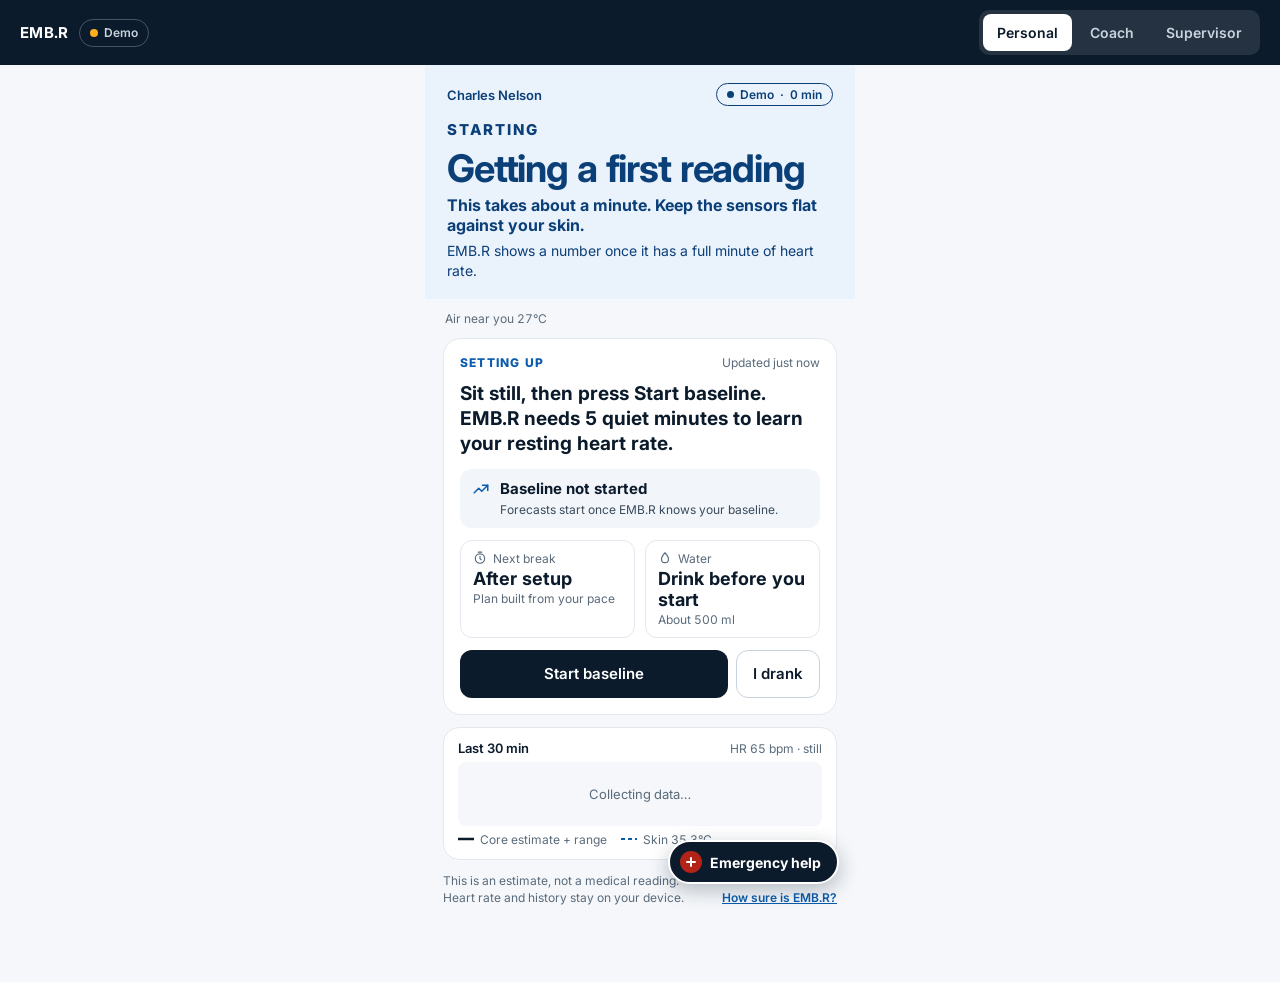
<file: webapp/index.html>
<!doctype html>
<html lang="en">
<head>
  <meta charset="utf-8">
  <meta name="viewport" content="width=device-width, initial-scale=1">
  <title>EMB.R</title>
  <link rel="preconnect" href="https://fonts.googleapis.com">
  <link rel="preconnect" href="https://fonts.gstatic.com" crossorigin>
  <link href="https://fonts.googleapis.com/css2?family=Inter:wght@400;500;600;700;800&display=swap" rel="stylesheet">
  <link rel="stylesheet" href="src/styles/main.css">
</head>
<body>

  <header class="topbar">
    <div class="topbar__inner">
      <div class="topbar__left">
        <div class="brand">EMB.R</div>
        <div class="conn">
          <button type="button" id="conn-chip" class="conn__chip" aria-haspopup="true" aria-expanded="false" aria-controls="conn-menu">
            <span id="conn-dot" class="connection-dot"></span><span id="conn-label">Not connected</span>
          </button>
          <div id="conn-menu" class="conn__menu" hidden>
            <p id="conn-desc" class="conn__desc"></p>
            <button type="button" id="conn-ble"  class="btn btn--primary btn-sm">Connect EMB.R</button>
            <button type="button" id="conn-off"  class="btn btn--secondary btn-sm">Disconnect</button>
            <button type="button" id="conn-usb"  class="btn btn--secondary btn-sm">USB cable (bench)</button>
            <button type="button" id="conn-demo" class="btn btn--secondary btn-sm">Show demo</button>
            <button type="button" id="conn-replay" class="btn btn--secondary btn-sm">Replay sample</button>
          </div>
        </div>
      </div>
      <nav class="tabs" aria-label="Views">
        <a href="?view=personal" data-view-link="personal">Personal</a>
        <a href="?view=coach" data-view-link="coach">Coach</a>
        <a href="?view=supervisor" data-view-link="supervisor">Supervisor</a>
      </nav>
    </div>
  </header>

  <!-- view container — views are mounted here by JS -->
  <div id="view-container"></div>

<script type="module">
  import { mount as mountPersonal }   from './src/views/PersonalView.js';
  import { mount as mountCoach }      from './src/views/CoachView.js';
  import { mount as mountSupervisor } from './src/views/SupervisorView.js';
  import { subscribe }                from './src/lib/datastore.js';
  import {
    startDemo, startReplay, connectBluetooth, connectUsb, disconnect, bleAvailable, serialAvailable,
  } from './src/lib/device.js';
  import { startWeatherWithGeolocation }    from './src/lib/weather.js';
  import { toast }                          from './src/lib/toast.js';
  import { mountHelpChat }                  from './src/views/HelpChat.js';

  // ── view router ─────────────────────────────────────────────────────
  const VIEWS = {
    personal:   mountPersonal,
    coach:      mountCoach,
    supervisor: mountSupervisor,
  };

  let _unmountFn = null;
  const container = document.getElementById('view-container');

  function switchView(name) {
    document.querySelectorAll('[data-view-link]').forEach(a => {
      if (a.dataset.viewLink === name) {
        a.setAttribute('aria-current', 'page');
      } else {
        a.removeAttribute('aria-current');
      }
    });
    if (_unmountFn) { _unmountFn(); _unmountFn = null; }
    document.body.dataset.view = name;   // lets CSS place the help button per view
    const mountFn = VIEWS[name];
    if (mountFn) _unmountFn = mountFn(container);
  }

  // The view lives in the URL (?view=coach), so a reload keeps it and the
  // projector and the phone can open different views.
  document.querySelectorAll('[data-view-link]').forEach(a => {
    a.addEventListener('click', e => {
      e.preventDefault();
      const name = a.dataset.viewLink;
      const url = new URL(location.href);
      url.searchParams.set('view', name);
      history.replaceState(null, '', url);
      switchView(name);
    });
  });

  function viewFromUrl() {
    const v = new URLSearchParams(location.search).get('view');
    return v in VIEWS ? v : 'personal';
  }

  // ── connection chip ──────────────────────────────────────────────
  const connDot   = document.getElementById('conn-dot');
  const connLabel = document.getElementById('conn-label');
  const connChip  = document.getElementById('conn-chip');
  const connMenu  = document.getElementById('conn-menu');
  const connDesc  = document.getElementById('conn-desc');
  const btnBle    = document.getElementById('conn-ble');
  const btnOff    = document.getElementById('conn-off');
  const btnUsb    = document.getElementById('conn-usb');
  const btnDemo   = document.getElementById('conn-demo');
  const btnReplay = document.getElementById('conn-replay');

  subscribe(({ source, link }) => {
    const device = source === 'ble' || source === 'serial';
    const played = source === 'demo' || source === 'replay';
    const up     = link === 'connected';
    const via    = source === 'ble' ? 'Bluetooth' : 'USB';
    connDot.className = 'connection-dot' + (
      played && up            ? ' simulating' :
      device && up            ? ' connected' :
      device && link !== 'off' ? ' reconnecting' : '');
    connLabel.textContent =
      source === 'demo'   ? (up ? 'Demo' : 'Demo stopped') :
      source === 'replay' ? (up ? 'Replay' : 'Replay stopped') :
      !device           ? 'Not connected' :
      link === 'connected'    ? via :
      link === 'connecting'   ? 'Connecting…' :
      link === 'reconnecting' ? 'Reconnecting…' :
      link === 'stalled'      ? 'No data' : 'Disconnected';
    connDesc.textContent =
      source === 'demo' ? (up ? 'Showing a simulated session. Connect EMB.R to go live.'
                              : 'The demo is stopped. Restart it or connect EMB.R.') :
      source === 'replay' ? (up ? 'Replaying a 1-minute sample session on a loop. Connect EMB.R to go live.'
                                : 'The replay is stopped. Restart it or connect EMB.R.') :
      !device           ? 'No device connected.' :
      link === 'connected'    ? `EMB.R is connected over ${via}.` :
      link === 'connecting'   ? 'Connecting to EMB.R…' :
      link === 'reconnecting' ? 'Lost EMB.R. Reconnecting by itself; history is kept.' :
      link === 'stalled'      ? 'EMB.R is connected but has stopped sending. History is kept.' :
                                'EMB.R is disconnected.';
    // Connect is offered unless Bluetooth is up or already retrying
    btnBle.hidden  = source === 'ble' && link !== 'off';
    btnOff.hidden  = !(device && link !== 'off') && !(played && up);
    btnOff.textContent = source === 'demo' ? 'Stop demo' : source === 'replay' ? 'Stop replay' : 'Disconnect';
    btnUsb.hidden  = device && link !== 'off';
    btnDemo.hidden = source === 'demo' && up;
    btnDemo.textContent = source === 'demo' ? 'Restart demo' : 'Show demo';
    btnReplay.hidden = source === 'replay' && up;
    btnReplay.textContent = source === 'replay' ? 'Restart replay' : 'Replay sample';
  });

  function setMenu(open) {
    connMenu.hidden = !open;
    connChip.setAttribute('aria-expanded', String(open));
  }
  connChip.addEventListener('click', e => { e.stopPropagation(); setMenu(connMenu.hidden); });
  document.addEventListener('click', e => { if (!connMenu.contains(e.target)) setMenu(false); });
  document.addEventListener('keydown', e => { if (e.key === 'Escape') setMenu(false); });

  // Cancelling a chooser is not an error; anything else gets a toast.
  async function tryConnect(fn, unavailable) {
    setMenu(false);
    if (unavailable) { toast(unavailable); return; }
    try { await fn(); }
    catch (err) {
      const msg = err?.message ?? String(err);
      if (err?.name === 'NotFoundError' && /cancel|no port selected/i.test(msg)) return;
      toast(`Couldn't connect: ${msg}`);
    }
  }
  btnBle.addEventListener('click',  () => tryConnect(connectBluetooth, bleAvailable() ? null : 'Bluetooth needs Chrome. Turn Bluetooth on first.'));
  btnUsb.addEventListener('click',  () => tryConnect(connectUsb, serialAvailable() ? null : 'USB needs Chrome on a laptop.'));
  btnOff.addEventListener('click',  () => { setMenu(false); disconnect(); });
  btnDemo.addEventListener('click', () => { setMenu(false); startDemo(); });
  btnReplay.addEventListener('click', async () => {
    setMenu(false);
    try { await startReplay(); }
    catch (err) { toast(`Couldn't start the replay: ${err?.message ?? err}`); }
  });

  // ── boot ─────────────────────────────────────────────────────────────
  startWeatherWithGeolocation();
  startDemo();
  switchView(viewFromUrl());
  mountHelpChat();   // "Emergency help" button on every view
</script>

</body>
</html>
</file>
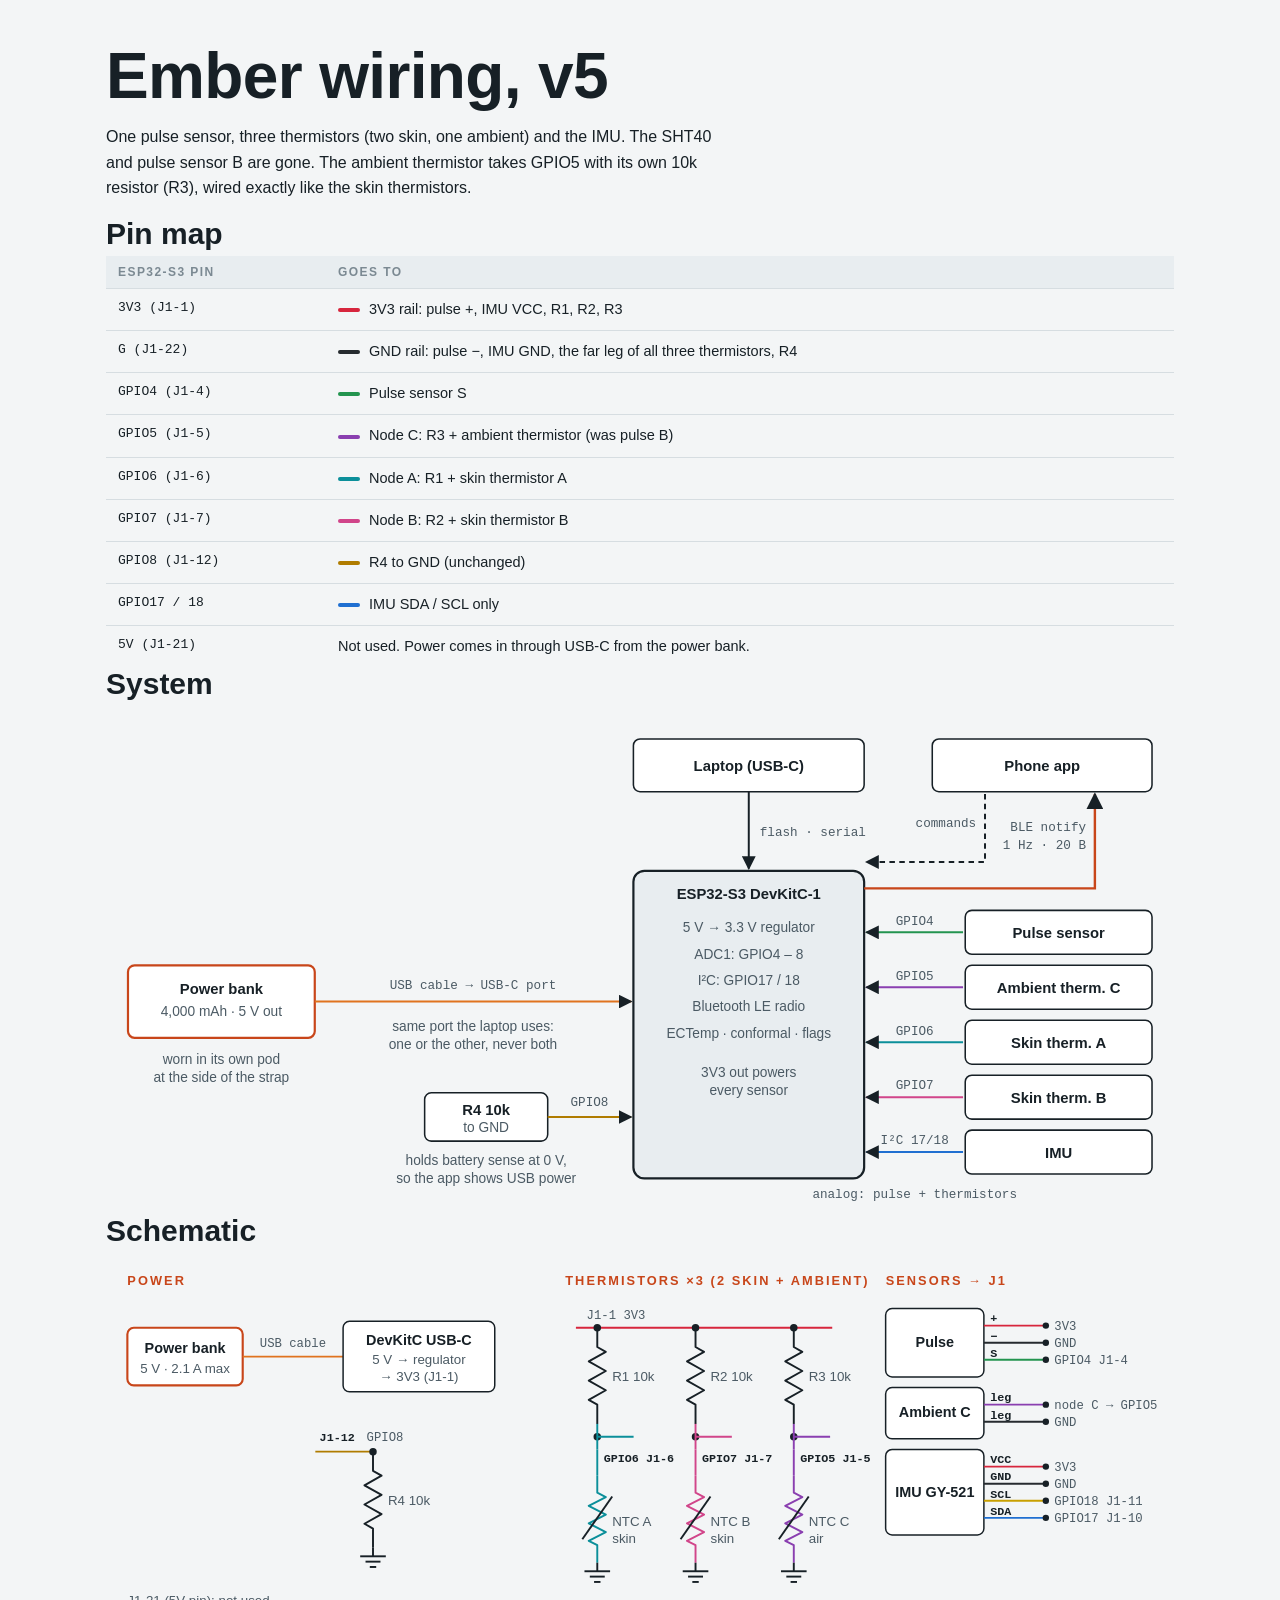
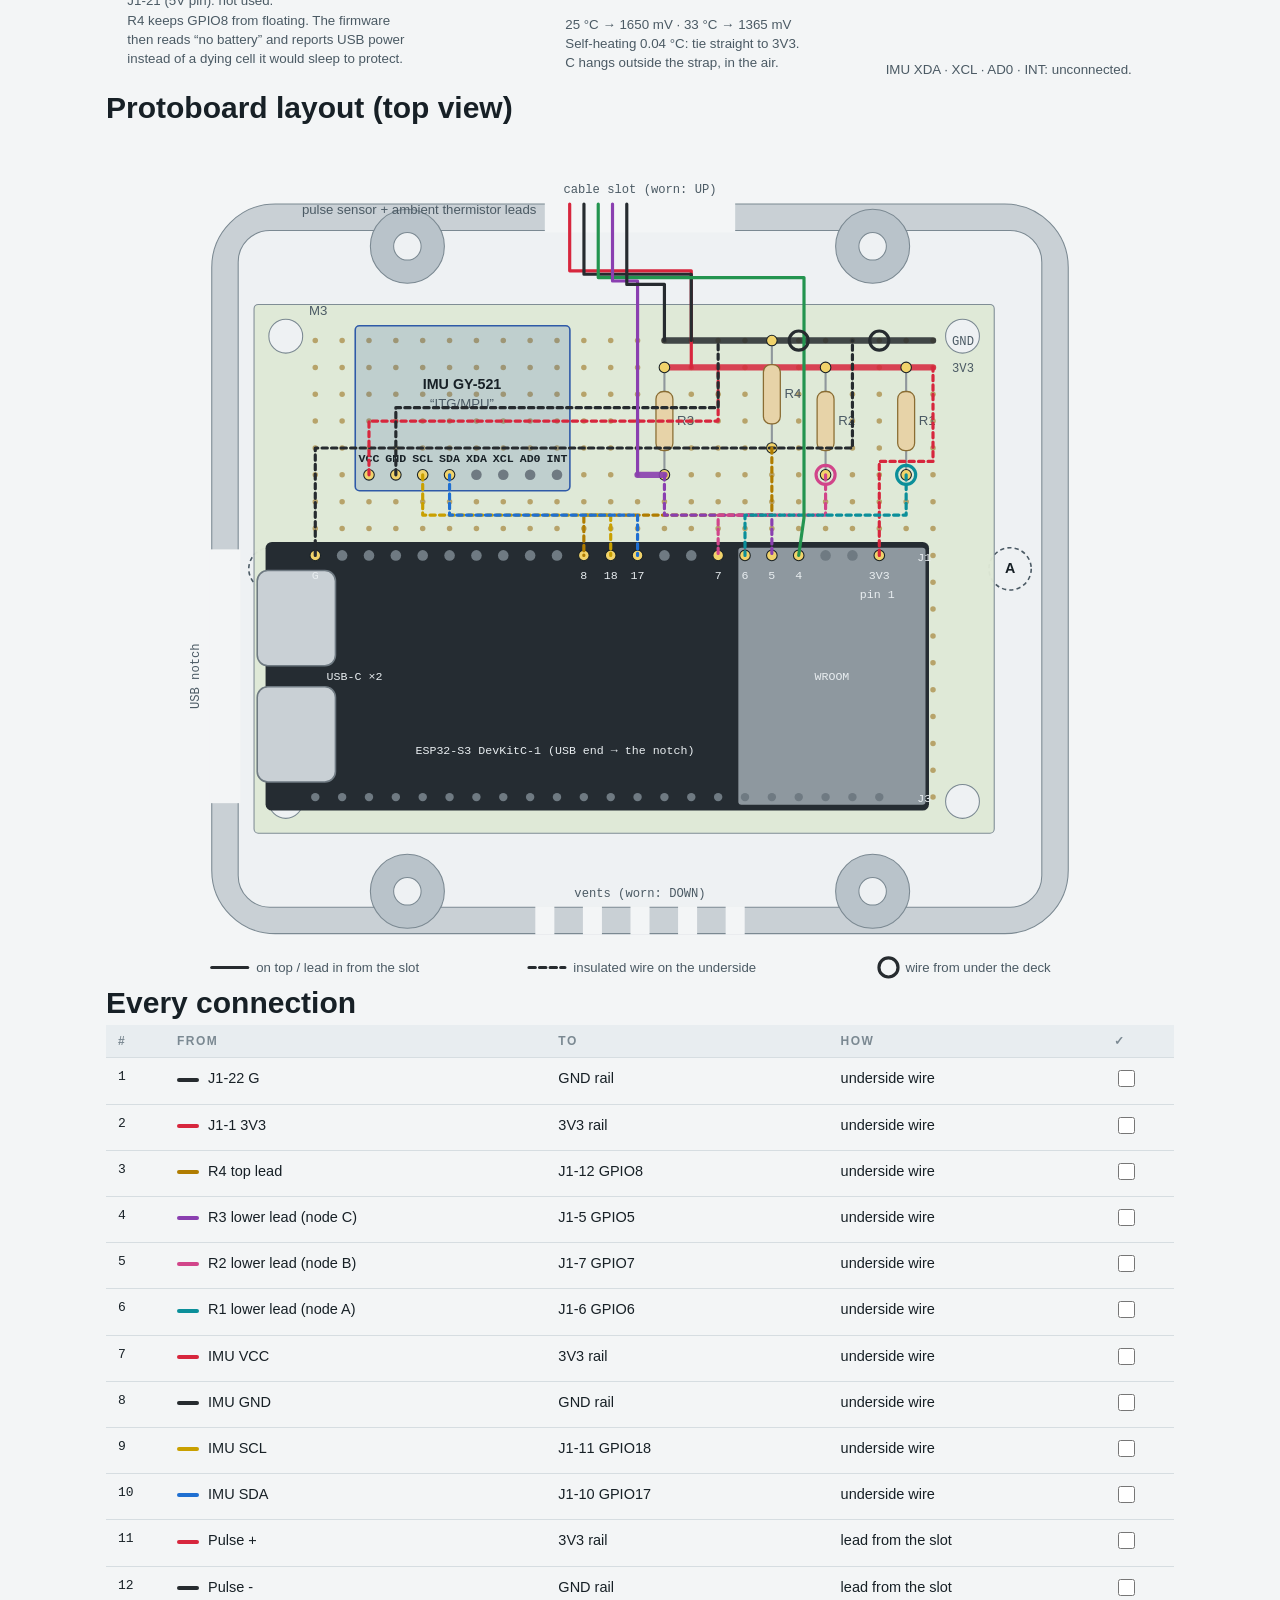
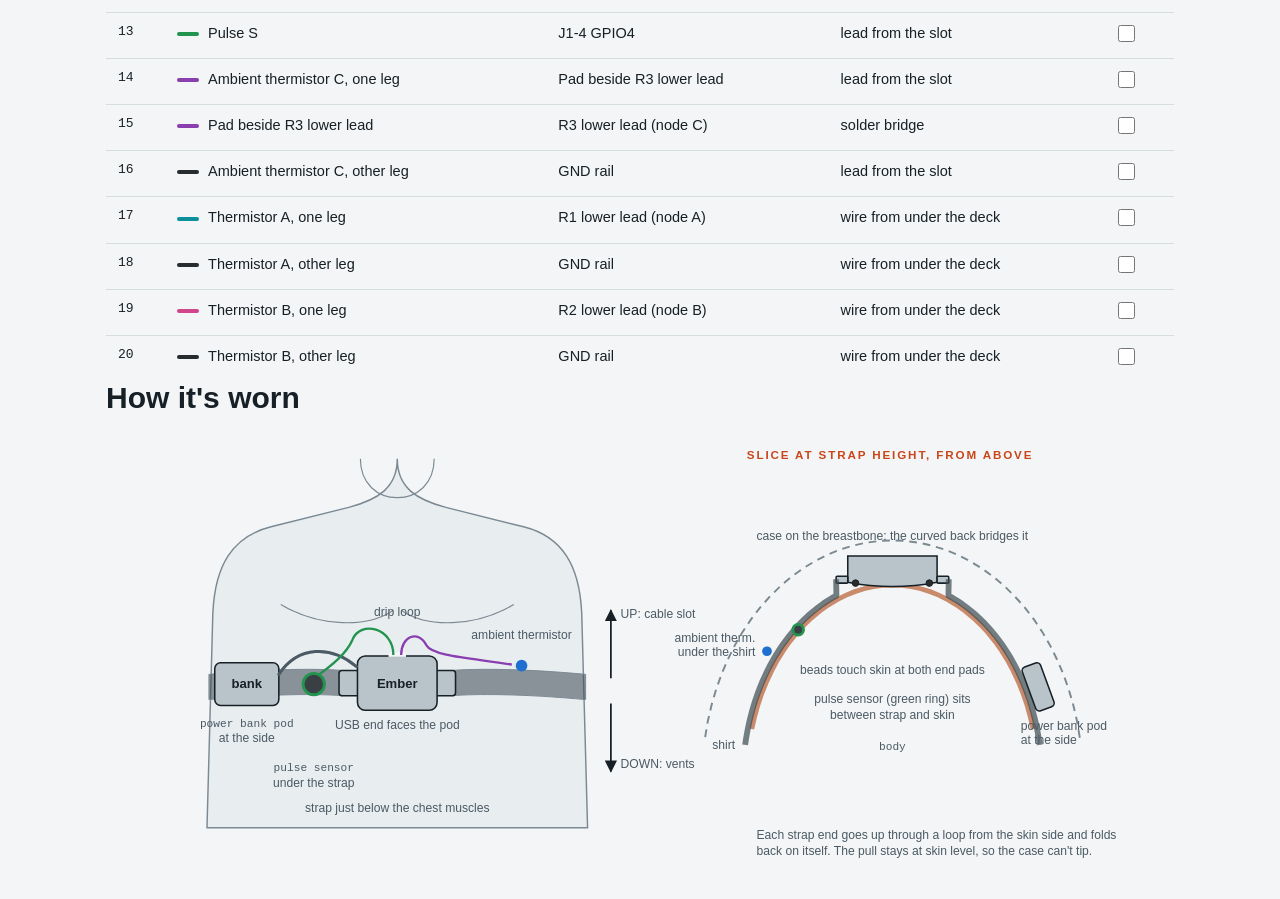
<file: wiring_v5.html>
<!doctype html><html><head><meta charset='utf-8'><meta name='viewport' content='width=device-width,initial-scale=1'><title>Ember Wiring v5</title><style>
/* Layout: a workshop manual. Sticky phase index on the left, one reading
   column on the right; diagrams break out to the full content width. */
:root {
  --paper: #f3f5f6;
  --panel: #ffffff;
  --ink: #172026;
  --ink-2: #4b5a64;
  --ink-3: #7b8992;
  --rule: #d6dde1;
  --tint: #e8edf0;
  --accent: #c8461a;
  --accent-soft: #fbe9e1;
  --ok: #2c7a4b;
  --ok-soft: #e3f2e8;
  --warn: #9a6a12;
  --warn-soft: #fbf1db;
  --pcb: #dfe9d6;
  --pcb-pad: #b7a36a;
  --devkit: #252c32;
  --devkit-2: #3a434a;
  --module: #8e989f;
  --case: #c9d0d5;
  --cavity: #eef1f3;
  --print: #b9c3ca;
  --lipo: #c3cdd4;
  --w-3v3: #d7263d;
  --w-gnd: #262b2f;
  --w-5v: #e0731f;
  --w-vbat: #a0522d;
  --w-vsense: #b07c00;
  --w-sda: #1f6fd1;
  --w-scl: #c9a000;
  --w-ppga: #23944f;
  --w-ppgb: #8a3fb0;
  --w-ntca: #0b8f9a;
  --w-ntcb: #d1458a;
  --w-ntcc: #8a3fb0;
  --display: "Saira Semi Condensed", "Arial Narrow", "Roboto Condensed", sans-serif;
  --body: "IBM Plex Sans", "Segoe UI", Roboto, Helvetica, Arial, sans-serif;
  --mono: "JetBrains Mono", ui-monospace, "SF Mono", Menlo, Consolas, monospace;
}
@media (prefers-color-scheme: dark) {
  :root:not([data-theme="light"]) {
    --paper: #12171a; --panel: #1a2125; --ink: #e5ebee; --ink-2: #a3b1ba; --ink-3: #7a8a94;
    --rule: #2d373d; --tint: #212a2f; --accent: #ff7a45; --accent-soft: #3a2219;
    --ok: #5fc58a; --ok-soft: #17301f; --warn: #e5b452; --warn-soft: #33290f;
    --pcb: #22382a; --pcb-pad: #8c7c4c; --devkit: #0b0e10; --devkit-2: #2a3238; --module: #5d6870;
    --case: #3a454c; --cavity: #1c2428; --print: #4a565e; --lipo: #3e4b54;
    --w-3v3: #ff5a6c; --w-gnd: #c3ccd2; --w-5v: #ff9a4a; --w-vbat: #d58a5e; --w-vsense: #e6b53a;
    --w-sda: #5aa2ff; --w-scl: #f2cf3c; --w-ppga: #4fcf83; --w-ppgb: #c27ae8; --w-ntca: #3fd0db; --w-ntcb: #ff7ab8; --w-ntcc: #c27ae8;
    color-scheme: dark;
  }
}
:root[data-theme="dark"] {
  --paper: #12171a; --panel: #1a2125; --ink: #e5ebee; --ink-2: #a3b1ba; --ink-3: #7a8a94;
  --rule: #2d373d; --tint: #212a2f; --accent: #ff7a45; --accent-soft: #3a2219;
  --ok: #5fc58a; --ok-soft: #17301f; --warn: #e5b452; --warn-soft: #33290f;
  --pcb: #22382a; --pcb-pad: #8c7c4c; --devkit: #0b0e10; --devkit-2: #2a3238; --module: #5d6870;
  --case: #3a454c; --cavity: #1c2428; --print: #4a565e; --lipo: #3e4b54;
  --w-3v3: #ff5a6c; --w-gnd: #c3ccd2; --w-5v: #ff9a4a; --w-vbat: #d58a5e; --w-vsense: #e6b53a;
  --w-sda: #5aa2ff; --w-scl: #f2cf3c; --w-ppga: #4fcf83; --w-ppgb: #c27ae8; --w-ntca: #3fd0db; --w-ntcb: #ff7ab8; --w-ntcc: #c27ae8;
  color-scheme: dark;
}

* { box-sizing: border-box; }
body {
  background: var(--paper); color: var(--ink);
  font: 16px/1.6 var(--body);
  padding-left: max(16px, env(safe-area-inset-left, 0px));
  padding-right: max(16px, env(safe-area-inset-right, 0px));
}
.shell { max-width: 1240px; margin: 0 auto; display: grid; grid-template-columns: 228px minmax(0, 1fr); gap: 48px; padding-block: 40px 96px; }
nav.index { position: sticky; top: calc(env(safe-area-inset-top, 0px) + 24px); align-self: start; max-height: calc(100vh - 48px); overflow: auto; font-size: 14px; }
nav.index .brand { font: 700 15px/1 var(--display); letter-spacing: .14em; text-transform: uppercase; color: var(--accent); margin-bottom: 18px; }
nav.index ol { list-style: none; margin: 0 0 20px; padding: 0; display: grid; gap: 2px; }
nav.index a { display: flex; justify-content: space-between; gap: 8px; color: var(--ink-2); text-decoration: none; padding: 4px 8px; border-radius: 4px; }
nav.index a:hover, nav.index a:focus-visible { background: var(--tint); color: var(--ink); outline: none; }
nav.index .grp { font: 600 11px/1 var(--display); letter-spacing: .16em; text-transform: uppercase; color: var(--ink-3); margin: 14px 8px 6px; }
nav.index .prog { font: 12px var(--mono); color: var(--ink-3); }
nav.index .prog.done { color: var(--ok); }
main { min-width: 0; }

header.top { padding-bottom: 28px; border-bottom: 1px solid var(--rule); margin-bottom: 36px; }
.eyebrow-h { font: 600 13px/1 var(--display); letter-spacing: .18em; text-transform: uppercase; color: var(--accent); }
h1 { font: 700 clamp(40px, 6vw, 64px)/1 var(--display); letter-spacing: -.01em; margin: 12px 0 14px; text-wrap: balance; }
.lede { font-size: 19px; color: var(--ink-2); max-width: 62ch; margin: 0; }
.spec { display: flex; flex-wrap: wrap; gap: 8px 22px; margin-top: 22px; font: 13px var(--mono); color: var(--ink-2); }
.spec b { color: var(--ink); font-weight: 600; }

section { margin-bottom: 64px; scroll-margin-top: 24px; }
h2 { font: 700 30px/1.1 var(--display); margin: 0 0 6px; text-wrap: balance; display: flex; align-items: baseline; gap: 14px; }
h2 .ph { font: 600 14px/1 var(--mono); color: var(--accent); border: 1.5px solid var(--accent); border-radius: 4px; padding: 5px 7px; flex: none; }
h3 { font: 600 20px/1.25 var(--display); margin: 32px 0 8px; }
.sub { color: var(--ink-2); margin: 0 0 20px; max-width: 68ch; }
p, li { max-width: 70ch; }
code, .cmd { font-family: var(--mono); font-size: .88em; }
code { background: var(--tint); padding: 1px 5px; border-radius: 3px; }
.cmd { display: inline-block; background: var(--ink); color: var(--paper); padding: 1px 7px; border-radius: 3px; font-weight: 600; letter-spacing: .02em; }
a { color: var(--accent); }

.callout { border: 1px solid var(--rule); border-left: 4px solid var(--warn); background: var(--warn-soft); padding: 16px 20px; border-radius: 4px; margin: 0 0 24px; }
.callout h3 { margin: 0 0 8px; font-size: 18px; }
.callout ul { margin: 0; padding-left: 20px; display: grid; gap: 6px; }
.callout.read { border-left-color: var(--accent); background: var(--accent-soft); }

ol.steps { list-style: none; counter-reset: s; margin: 0; padding: 0; display: grid; gap: 2px; }
ol.steps > li { counter-increment: s; display: grid; grid-template-columns: 28px 40px minmax(0, 1fr); gap: 0 10px; padding: 12px 0; border-top: 1px solid var(--rule); max-width: none; }
ol.steps > li::before { content: counter(s); font: 600 14px/26px var(--mono); color: var(--ink-3); text-align: right; }
ol.steps > li > input { margin: 5px 0 0 10px; width: 18px; height: 18px; accent-color: var(--ok); }
ol.steps > li > div { min-width: 0; }
ol.steps > li > div > p:first-child { margin-top: 0; }
ol.steps > li > div > :last-child { margin-bottom: 0; }
ol.steps > li.done > div { color: var(--ink-3); }
ol.steps strong { color: var(--ink); }
ol.steps > li.done strong { color: var(--ink-3); }

.gate { display: grid; grid-template-columns: auto minmax(0, 1fr); gap: 4px 16px; align-items: start; border: 2px solid var(--accent); border-radius: 6px; padding: 14px 18px; margin: 18px 0 8px; background: var(--panel); }
.gate .tag { font: 700 13px/1 var(--display); letter-spacing: .2em; color: var(--panel); background: var(--accent); padding: 6px 8px; border-radius: 3px; }
.gate p { margin: 0; }
.gate ul { margin: 6px 0 0; padding-left: 18px; }

figure { margin: 24px 0 32px; background: var(--panel); border: 1px solid var(--rule); border-radius: 6px; padding: 18px; }
figure .scroll { overflow-x: auto; }
figcaption { font-size: 14px; color: var(--ink-2); margin-top: 12px; max-width: 80ch; }
svg.dg { display: block; width: 100%; height: auto; min-width: 640px; }
.dg text { fill: var(--ink); font-family: var(--mono); font-size: 12px; }
.dg .t { font-size: 12px; }
.dg .tb { font-family: var(--body); font-weight: 600; font-size: 13.5px; }
.dg .ts { font-family: var(--body); font-size: 12.5px; fill: var(--ink-2); }
.dg .tl { font-size: 11.5px; fill: var(--ink-2); }
.dg .tw { fill: #e8edf0; font-size: 11px; font-family: var(--mono); }
.dg .pin { font-size: 11px; fill: var(--ink); font-weight: 600; }
.dg .eyebrow { font: 600 12px var(--display); letter-spacing: .16em; fill: var(--accent); }
.dg .box { fill: var(--panel); stroke: var(--ink); stroke-width: 1.4; }
.dg .box.main { fill: var(--tint); stroke-width: 2; }
.dg .box.hot { stroke: var(--accent); stroke-width: 2; }
.dg .ln { stroke: var(--ink); stroke-width: 1.8; fill: none; }
.dg .ln.thin { stroke-width: 1; }
.dg .ln.accent { stroke: var(--accent); stroke-width: 2.2; }
.dg .ahead { fill: var(--ink); }
.dg .sym { stroke: var(--ink); stroke-width: 1.8; fill: none; stroke-linejoin: round; }
.dg .sym.thick { stroke-width: 3.4; }
.dg .symfill { fill: var(--ink); }
.dg .jn { fill: var(--ink); }
.dg .w-3v3 { stroke: var(--w-3v3); } .dg .w-gnd { stroke: var(--w-gnd); } .dg .w-5v { stroke: var(--w-5v); }
.dg .w-vbat { stroke: var(--w-vbat); } .dg .w-vsense { stroke: var(--w-vsense); } .dg .w-sda { stroke: var(--w-sda); }
.dg .w-scl { stroke: var(--w-scl); } .dg .w-ppga { stroke: var(--w-ppga); } .dg .w-ppgb { stroke: var(--w-ppgb); }
.dg .w-ntca { stroke: var(--w-ntca); } .dg .w-ntcb { stroke: var(--w-ntcb); } .dg .w-ntcc { stroke: var(--w-ntcc); }
.dg .case { fill: var(--case); stroke: var(--ink-3); stroke-width: 1; }
.dg .cavity { fill: var(--cavity); stroke: var(--ink-3); stroke-width: 1; }
.dg .gap { fill: var(--paper); stroke: none; }
.dg .boss { fill: var(--print); stroke: var(--ink-3); stroke-width: 1; }
.dg .hole { fill: var(--cavity); stroke: var(--ink-3); stroke-width: 1; }
.dg .window { fill: none; stroke: var(--ink-2); stroke-width: 1.5; }
.dg .pcb { fill: var(--pcb); stroke: var(--ink-3); stroke-width: 1; opacity: .96; }
.dg .pad { fill: var(--pcb-pad); }
.dg .mhole { fill: var(--cavity); stroke: var(--ink-3); stroke-width: 1; }
.dg .rail { stroke-width: 6; stroke-linecap: round; opacity: .85; }
.dg .devkit { fill: var(--devkit); }
.dg .module { fill: var(--module); }
.dg .usb { fill: #c9d0d5; stroke: #6f7a82; stroke-width: 1.5; }
.dg .pinu { fill: #f1d36b; stroke: var(--ink); stroke-width: 1; }
.dg .pinx { fill: #6f7a82; }
.dg .imu { fill: #2f5aa8; fill-opacity: .18; stroke: #2f5aa8; stroke-width: 1.5; }
.dg .lead { stroke: #8f979c; stroke-width: 2; }
.dg .res { fill: #e7d3a8; stroke: #8a6d33; stroke-width: 1.2; }
.dg .diode { fill: #2b2b2b; stroke: #000; stroke-width: 1; }
.dg .band { fill: #d9dde0; }
.dg .bridge { stroke-width: 6; stroke-linecap: round; opacity: .9; }
.dg .wire { stroke-width: 3; fill: none; stroke-linejoin: round; stroke-linecap: round; }
.dg .deckring { fill: none; stroke-width: 3; }
.dg .secbody { fill: var(--print); stroke: var(--ink-3); stroke-width: 1; }
.dg .secgap { fill: var(--panel); }
.dg .bead { fill: #2b2b2b; stroke: var(--ink); stroke-width: 1; }
.dg .glue { stroke: var(--ink-3); stroke-width: 1.6; fill: none; }
.dg .gluefill { fill: var(--tint); stroke: var(--ink-3); stroke-width: 1; }
.dg .pod { fill: var(--print); stroke: var(--ink); stroke-width: 1.6; }
.dg .cable { fill: none; stroke: var(--ink-2); stroke-width: 3.2; stroke-linecap: round; }
.dg .lipo { fill: var(--lipo); stroke: var(--ink-3); stroke-width: 1.2; }
.dg .pcbsec { fill: #4f7a45; }
.dg .spacer { fill: #2b2b2b; }
.dg .devsec { fill: var(--devkit); stroke: var(--ink-3); stroke-width: .8; }
.dg .modsec { fill: var(--module); }
.dg .usbsec { fill: #c9d0d5; stroke: #6f7a82; }
.dg .plug { fill: var(--ink-2); }
.dg .tick { stroke: var(--ink-3); stroke-width: 1; }
.dg .torso { fill: var(--tint); stroke: var(--ink-3); stroke-width: 1.5; }
.dg .neck, .dg .hint { fill: none; stroke: var(--ink-3); stroke-width: 1.2; }
.dg .strap { fill: #3d4a52; fill-opacity: .55; stroke: var(--ink-3); stroke-width: 1; }
.dg .casefront { fill: var(--print); stroke: var(--ink); stroke-width: 1.6; }
.dg .lead2 { fill: none; stroke-width: 2.4; }
.dg .ppg { fill: #3a3f44; stroke: #23944f; stroke-width: 3; }
.dg .sht { fill: #1f6fd1; }
.dg .skin { fill: none; stroke: #c98b6b; stroke-width: 6; }
.dg .shirt { stroke: var(--ink-3); stroke-width: 2; stroke-dasharray: 8 6; }
.dg .strapline { fill: none; stroke: #3d4a52; stroke-width: 6; opacity: .7; stroke-linejoin: round; }
.dg .skinline { fill: none; stroke: #c98b6b; stroke-width: 5; }
.dg .shirtline { fill: none; stroke: var(--ink-3); stroke-width: 2; stroke-dasharray: 8 6; }

table { width: 100%; border-collapse: collapse; font-size: 14.5px; }
.tablewrap { overflow-x: auto; border: 1px solid var(--rule); border-radius: 6px; background: var(--panel); margin: 16px 0 24px; }
th, td { text-align: left; padding: 9px 12px; border-bottom: 1px solid var(--rule); vertical-align: top; }
th { font: 600 12px var(--display); letter-spacing: .12em; text-transform: uppercase; color: var(--ink-3); background: var(--tint); white-space: nowrap; }
tr:last-child td { border-bottom: 0; }
td.num, td.mono { font-family: var(--mono); font-size: 13px; font-variant-numeric: tabular-nums; white-space: nowrap; }
td .muted, .muted { color: var(--ink-3); }
.sw { display: inline-block; width: 22px; height: 4px; border-radius: 2px; vertical-align: middle; margin-right: 9px; background: currentColor; }
.sw.w-3v3 { color: var(--w-3v3); } .sw.w-gnd { color: var(--w-gnd); } .sw.w-5v { color: var(--w-5v); }
.sw.w-vbat { color: var(--w-vbat); } .sw.w-vsense { color: var(--w-vsense); } .sw.w-sda { color: var(--w-sda); }
.sw.w-scl { color: var(--w-scl); } .sw.w-ppga { color: var(--w-ppga); } .sw.w-ppgb { color: var(--w-ppgb); }
.sw.w-ntca { color: var(--w-ntca); } .sw.w-ntcb { color: var(--w-ntcb); } .sw.w-ntcc { color: var(--w-ntcc); }
.chk { width: 17px; height: 17px; accent-color: var(--ok); }

.grid2 { display: grid; grid-template-columns: repeat(auto-fit, minmax(280px, 1fr)); gap: 20px; }
.card { background: var(--panel); border: 1px solid var(--rule); border-radius: 6px; padding: 16px 18px; min-width: 0; }
.card h4 { font: 600 16px var(--display); margin: 0 0 8px; letter-spacing: .02em; }
.card ul { margin: 0; padding-left: 18px; display: grid; gap: 4px; font-size: 15px; }
pre { background: var(--ink); color: var(--paper); padding: 14px 16px; border-radius: 6px; overflow-x: auto; font: 13px/1.55 var(--mono); margin: 12px 0 18px; }
pre .c { color: #8fa3ae; }
.expect { font: 13px/1.5 var(--mono); background: var(--ok-soft); border-left: 3px solid var(--ok); padding: 8px 12px; border-radius: 3px; margin: 8px 0; color: var(--ink); white-space: pre-wrap; overflow-x: auto; }
.reset { font: 13px var(--body); color: var(--ink-3); background: none; border: 1px solid var(--rule); border-radius: 4px; padding: 4px 10px; cursor: pointer; }
.reset:hover, .reset:focus-visible { color: var(--ink); border-color: var(--ink-3); outline: none; }

@media (max-width: 900px) {
  .shell { grid-template-columns: minmax(0, 1fr); gap: 0; padding-top: 24px; }
  nav.index { position: static; max-height: none; border-bottom: 1px solid var(--rule); padding-bottom: 16px; margin-bottom: 28px; }
  nav.index ol { grid-template-columns: repeat(auto-fill, minmax(150px, 1fr)); }
  ol.steps > li { grid-template-columns: 22px 34px minmax(0, 1fr); }
}
@media (prefers-reduced-motion: reduce) { * { scroll-behavior: auto !important; } }
</style></head><body><main style="max-width:1100px;margin:0 auto;padding:24px 16px">
<h1>Ember wiring, v5</h1>
<p>One pulse sensor, three thermistors (two skin, one ambient) and the IMU. The SHT40 and pulse sensor B are gone. The ambient thermistor takes GPIO5 with its own 10k resistor (R3), wired exactly like the skin thermistors.</p>
<h2>Pin map</h2><table class="nl"><thead><tr><th>ESP32-S3 pin</th><th>Goes to</th></tr></thead><tbody>
<tr><td class="mono">3V3 (J1-1)</td><td><span class="sw w-3v3"></span>3V3 rail: pulse +, IMU VCC, R1, R2, R3</td></tr>
<tr><td class="mono">G (J1-22)</td><td><span class="sw w-gnd"></span>GND rail: pulse −, IMU GND, the far leg of all three thermistors, R4</td></tr>
<tr><td class="mono">GPIO4 (J1-4)</td><td><span class="sw w-ppga"></span>Pulse sensor S</td></tr>
<tr><td class="mono">GPIO5 (J1-5)</td><td><span class="sw w-ntcc"></span>Node C: R3 + ambient thermistor (was pulse B)</td></tr>
<tr><td class="mono">GPIO6 (J1-6)</td><td><span class="sw w-ntca"></span>Node A: R1 + skin thermistor A</td></tr>
<tr><td class="mono">GPIO7 (J1-7)</td><td><span class="sw w-ntcb"></span>Node B: R2 + skin thermistor B</td></tr>
<tr><td class="mono">GPIO8 (J1-12)</td><td><span class="sw w-vsense"></span>R4 to GND (unchanged)</td></tr>
<tr><td class="mono">GPIO17 / 18</td><td><span class="sw w-sda"></span>IMU SDA / SCL only</td></tr>
<tr><td class="mono">5V (J1-21)</td><td>Not used. Power comes in through USB-C from the power bank.</td></tr>
</tbody></table>
<h2>System</h2><svg class="dg" viewBox="0 0 972 462" role="img" aria-label="Power comes from a 4,000 mAh power bank through one USB cable into the DevKitC; a pulse sensor and three thermistors feed analog inputs, the IMU uses I2C; results go to the phone over Bluetooth." xmlns="http://www.w3.org/2000/svg">
<defs><marker id="ah" viewBox="0 0 10 10" refX="9" refY="5" markerWidth="7" markerHeight="7" orient="auto-start-reverse"><path d="M0,0 L10,5 L0,10 z" class="ahead"/></marker></defs>
<rect x="20.0" y="236.0" width="170.0" height="66.0" rx="6" class="box hot"/>
<text x="105.0" y="262.0" class="tb" text-anchor="middle" >Power bank</text>
<text x="105.0" y="282.0" class="ts" text-anchor="middle" >4,000 mAh · 5 V out</text>
<line x1="190.0" y1="269.0" x2="478.0" y2="269.0" class="ln w-5v" marker-end="url(#ah)"/>
<text x="334.0" y="258.0" class="tl" text-anchor="middle" >USB cable → USB-C port</text>
<text x="105.0" y="326.0" class="ts" text-anchor="middle" >worn in its own pod</text>
<text x="105.0" y="342.0" class="ts" text-anchor="middle" >at the side of the strap</text>
<text x="334.0" y="296.0" class="ts" text-anchor="middle" >same port the laptop uses:</text>
<text x="334.0" y="312.0" class="ts" text-anchor="middle" >one or the other, never both</text>
<rect x="290.0" y="352.0" width="112.0" height="44.0" rx="6" class="box"/>
<text x="346.0" y="372.0" class="tb" text-anchor="middle" >R4 10k</text>
<text x="346.0" y="388.0" class="ts" text-anchor="middle" >to GND</text>
<line x1="402.0" y1="374.0" x2="478.0" y2="374.0" class="ln w-vsense" marker-end="url(#ah)"/>
<text x="440.0" y="364.0" class="tl" text-anchor="middle" >GPIO8</text>
<text x="346.0" y="418.0" class="ts" text-anchor="middle" >holds battery sense at 0 V,</text>
<text x="346.0" y="434.0" class="ts" text-anchor="middle" >so the app shows USB power</text>
<rect x="480.0" y="150.0" width="210.0" height="280.0" rx="10" class="box main"/>
<text x="585.0" y="176.0" class="tb" text-anchor="middle" >ESP32-S3 DevKitC-1</text>
<text x="585.0" y="206.0" class="ts" text-anchor="middle" >5 V → 3.3 V regulator</text>
<text x="585.0" y="230.0" class="ts" text-anchor="middle" >ADC1: GPIO4 – 8</text>
<text x="585.0" y="254.0" class="ts" text-anchor="middle" >I²C: GPIO17 / 18</text>
<text x="585.0" y="278.0" class="ts" text-anchor="middle" >Bluetooth LE radio</text>
<text x="585.0" y="302.0" class="ts" text-anchor="middle" >ECTemp · conformal · flags</text>
<text x="585.0" y="338.0" class="ts" text-anchor="middle" >3V3 out powers</text>
<text x="585.0" y="354.0" class="ts" text-anchor="middle" >every sensor</text>
<rect x="480.0" y="30.0" width="210.0" height="48.0" rx="6" class="box"/>
<text x="585.0" y="59.0" class="tb" text-anchor="middle" >Laptop (USB-C)</text>
<line x1="585.0" y1="78.0" x2="585.0" y2="148.0" class="ln" marker-end="url(#ah)"/>
<text x="595.0" y="118.0" class="tl" text-anchor="start" >flash · serial</text>
<rect x="752.0" y="30.0" width="200.0" height="48.0" rx="6" class="box"/>
<text x="852.0" y="59.0" class="tb" text-anchor="middle" >Phone app</text>
<polyline points="690.0,166.0 900.0,166.0 900.0,80.0" class="ln accent" fill="none" marker-end="url(#ah)"/>
<text x="892.0" y="114.0" class="tl" text-anchor="end" >BLE notify</text>
<text x="892.0" y="130.0" class="tl" text-anchor="end" >1 Hz · 20 B</text>
<polyline points="800.0,80.0 800.0,142.0 692.0,142.0" class="ln" fill="none" marker-end="url(#ah)" stroke-dasharray="5 4"/>
<text x="792.0" y="110.0" class="tl" text-anchor="end" >commands</text>
<rect x="782.0" y="186.0" width="170.0" height="40.0" rx="6" class="box"/>
<text x="867.0" y="211.0" class="tb" text-anchor="middle" >Pulse sensor</text>
<line x1="780.0" y1="206.0" x2="692.0" y2="206.0" class="ln w-ppga" marker-end="url(#ah)"/>
<text x="736.0" y="199.0" class="tl" text-anchor="middle" >GPIO4</text>
<rect x="782.0" y="236.0" width="170.0" height="40.0" rx="6" class="box"/>
<text x="867.0" y="261.0" class="tb" text-anchor="middle" >Ambient therm. C</text>
<line x1="780.0" y1="256.0" x2="692.0" y2="256.0" class="ln w-ntcc" marker-end="url(#ah)"/>
<text x="736.0" y="249.0" class="tl" text-anchor="middle" >GPIO5</text>
<rect x="782.0" y="286.0" width="170.0" height="40.0" rx="6" class="box"/>
<text x="867.0" y="311.0" class="tb" text-anchor="middle" >Skin therm. A</text>
<line x1="780.0" y1="306.0" x2="692.0" y2="306.0" class="ln w-ntca" marker-end="url(#ah)"/>
<text x="736.0" y="299.0" class="tl" text-anchor="middle" >GPIO6</text>
<rect x="782.0" y="336.0" width="170.0" height="40.0" rx="6" class="box"/>
<text x="867.0" y="361.0" class="tb" text-anchor="middle" >Skin therm. B</text>
<line x1="780.0" y1="356.0" x2="692.0" y2="356.0" class="ln w-ntcb" marker-end="url(#ah)"/>
<text x="736.0" y="349.0" class="tl" text-anchor="middle" >GPIO7</text>
<rect x="782.0" y="386.0" width="170.0" height="40.0" rx="6" class="box"/>
<text x="867.0" y="411.0" class="tb" text-anchor="middle" >IMU</text>
<line x1="780.0" y1="406.0" x2="692.0" y2="406.0" class="ln w-sda" marker-end="url(#ah)"/>
<text x="736.0" y="399.0" class="tl" text-anchor="middle" >I²C 17/18</text>
<text x="736.0" y="448.0" class="tl" text-anchor="middle" >analog: pulse + thermistors</text>
</svg>

<h2>Schematic</h2><svg class="dg" viewBox="0 0 1000 410" role="img" aria-label="Schematic: the power bank feeding the DevKitC over USB, R4 holding GPIO8 low; three 10k thermistor dividers on GPIO6, GPIO7 and GPIO5 (ambient); pulse sensor, ambient thermistor and IMU pin by pin." xmlns="http://www.w3.org/2000/svg">
<defs><marker id="ah" viewBox="0 0 10 10" refX="9" refY="5" markerWidth="7" markerHeight="7" orient="auto-start-reverse"><path d="M0,0 L10,5 L0,10 z" class="ahead"/></marker></defs>
<text x="20.0" y="30.0" class="eyebrow" text-anchor="start" >POWER</text>
<rect x="20.0" y="70.0" width="108.0" height="54.0" rx="6" class="box hot"/>
<text x="74.0" y="94.0" class="tb" text-anchor="middle" >Power bank</text>
<text x="74.0" y="112.0" class="ts" text-anchor="middle" >5 V · 2.1 A max</text>
<line x1="128.0" y1="97.0" x2="222.0" y2="97.0" class="sym w-5v"/>
<text x="175.0" y="88.0" class="tl" text-anchor="middle" >USB cable</text>
<rect x="222.0" y="64.0" width="142.0" height="66.0" rx="6" class="box"/>
<text x="293.0" y="86.0" class="tb" text-anchor="middle" >DevKitC USB-C</text>
<text x="293.0" y="104.0" class="ts" text-anchor="middle" >5 V → regulator</text>
<text x="293.0" y="120.0" class="ts" text-anchor="middle" >→ 3V3 (J1-1)</text>
<text x="200.0" y="176.0" class="pin" text-anchor="start" >J1-12</text>
<text x="244.0" y="176.0" class="tl" text-anchor="start" >GPIO8</text>
<line x1="196.0" y1="186.0" x2="250.0" y2="186.0" class="sym w-vsense"/>
<circle cx="250.0" cy="186.0" r="3.5" class="jn"/>
<polyline points="250.0,186.0 250.0,204.0 258.0,208.5 242.0,217.5 258.0,226.5 242.0,235.5 258.0,244.5 242.0,253.5 250.0,258.0 250.0,276.0" class="sym" fill="none"/>
<text x="264.0" y="236.0" class="ts" text-anchor="start" >R4 10k</text>
<line x1="250.0" y1="276.0" x2="250.0" y2="284.0" class="sym"/><line x1="238.0" y1="284.0" x2="262.0" y2="284.0" class="sym"/><line x1="243.0" y1="289.0" x2="257.0" y2="289.0" class="sym"/><line x1="247.0" y1="294.0" x2="253.0" y2="294.0" class="sym"/>
<text x="20.0" y="330.0" class="ts" text-anchor="start" >J1-21 (5V pin): not used.</text>
<text x="20.0" y="348.0" class="ts" text-anchor="start" >R4 keeps GPIO8 from floating. The firmware</text>
<text x="20.0" y="366.0" class="ts" text-anchor="start" >then reads “no battery” and reports USB power</text>
<text x="20.0" y="384.0" class="ts" text-anchor="start" >instead of a dying cell it would sleep to protect.</text>
<text x="430.0" y="30.0" class="eyebrow" text-anchor="start" >THERMISTORS ×3 (2 SKIN + AMBIENT)</text>
<line x1="440.0" y1="70.0" x2="680.0" y2="70.0" class="sym w-3v3"/>
<text x="450.0" y="62.0" class="tl" text-anchor="start" >J1-1  3V3</text>
<circle cx="460.0" cy="70.0" r="3.5" class="jn"/>
<polyline points="460.0,70.0 460.0,88.0 468.0,92.5 452.0,101.5 468.0,110.5 452.0,119.5 468.0,128.5 452.0,137.5 460.0,142.0 460.0,160.0" class="sym" fill="none"/>
<text x="474.0" y="120.0" class="ts" text-anchor="start" >R1 10k</text>
<circle cx="460.0" cy="172.0" r="3.5" class="jn"/>
<line x1="460.0" y1="160.0" x2="460.0" y2="184.0" class="sym w-ntca"/>
<line x1="460.0" y1="172.0" x2="494.0" y2="172.0" class="sym w-ntca"/>
<text x="466.0" y="196.0" class="pin" text-anchor="start" >GPIO6 J1-6</text>
<polyline points="460.0,208.0 460.0,224.4 468.0,228.5 452.0,236.7 468.0,244.9 452.0,253.1 468.0,261.3 452.0,269.5 460.0,273.6 460.0,290.0" class="sym w-ntca" fill="none"/>
<line x1="446.0" y1="268.0" x2="474.0" y2="228.0" class="sym"/>
<text x="474.0" y="256.0" class="ts" text-anchor="start" >NTC A</text>
<text x="474.0" y="272.0" class="ts" text-anchor="start" >skin</text>
<line x1="460.0" y1="184.0" x2="460.0" y2="208.0" class="sym w-ntca"/>
<line x1="460.0" y1="290.0" x2="460.0" y2="298.0" class="sym"/><line x1="448.0" y1="298.0" x2="472.0" y2="298.0" class="sym"/><line x1="453.0" y1="303.0" x2="467.0" y2="303.0" class="sym"/><line x1="457.0" y1="308.0" x2="463.0" y2="308.0" class="sym"/>
<circle cx="552.0" cy="70.0" r="3.5" class="jn"/>
<polyline points="552.0,70.0 552.0,88.0 560.0,92.5 544.0,101.5 560.0,110.5 544.0,119.5 560.0,128.5 544.0,137.5 552.0,142.0 552.0,160.0" class="sym" fill="none"/>
<text x="566.0" y="120.0" class="ts" text-anchor="start" >R2 10k</text>
<circle cx="552.0" cy="172.0" r="3.5" class="jn"/>
<line x1="552.0" y1="160.0" x2="552.0" y2="184.0" class="sym w-ntcb"/>
<line x1="552.0" y1="172.0" x2="586.0" y2="172.0" class="sym w-ntcb"/>
<text x="558.0" y="196.0" class="pin" text-anchor="start" >GPIO7 J1-7</text>
<polyline points="552.0,208.0 552.0,224.4 560.0,228.5 544.0,236.7 560.0,244.9 544.0,253.1 560.0,261.3 544.0,269.5 552.0,273.6 552.0,290.0" class="sym w-ntcb" fill="none"/>
<line x1="538.0" y1="268.0" x2="566.0" y2="228.0" class="sym"/>
<text x="566.0" y="256.0" class="ts" text-anchor="start" >NTC B</text>
<text x="566.0" y="272.0" class="ts" text-anchor="start" >skin</text>
<line x1="552.0" y1="184.0" x2="552.0" y2="208.0" class="sym w-ntcb"/>
<line x1="552.0" y1="290.0" x2="552.0" y2="298.0" class="sym"/><line x1="540.0" y1="298.0" x2="564.0" y2="298.0" class="sym"/><line x1="545.0" y1="303.0" x2="559.0" y2="303.0" class="sym"/><line x1="549.0" y1="308.0" x2="555.0" y2="308.0" class="sym"/>
<circle cx="644.0" cy="70.0" r="3.5" class="jn"/>
<polyline points="644.0,70.0 644.0,88.0 652.0,92.5 636.0,101.5 652.0,110.5 636.0,119.5 652.0,128.5 636.0,137.5 644.0,142.0 644.0,160.0" class="sym" fill="none"/>
<text x="658.0" y="120.0" class="ts" text-anchor="start" >R3 10k</text>
<circle cx="644.0" cy="172.0" r="3.5" class="jn"/>
<line x1="644.0" y1="160.0" x2="644.0" y2="184.0" class="sym w-ntcc"/>
<line x1="644.0" y1="172.0" x2="678.0" y2="172.0" class="sym w-ntcc"/>
<text x="650.0" y="196.0" class="pin" text-anchor="start" >GPIO5 J1-5</text>
<polyline points="644.0,208.0 644.0,224.4 652.0,228.5 636.0,236.7 652.0,244.9 636.0,253.1 652.0,261.3 636.0,269.5 644.0,273.6 644.0,290.0" class="sym w-ntcc" fill="none"/>
<line x1="630.0" y1="268.0" x2="658.0" y2="228.0" class="sym"/>
<text x="658.0" y="256.0" class="ts" text-anchor="start" >NTC C</text>
<text x="658.0" y="272.0" class="ts" text-anchor="start" >air</text>
<line x1="644.0" y1="184.0" x2="644.0" y2="208.0" class="sym w-ntcc"/>
<line x1="644.0" y1="290.0" x2="644.0" y2="298.0" class="sym"/><line x1="632.0" y1="298.0" x2="656.0" y2="298.0" class="sym"/><line x1="637.0" y1="303.0" x2="651.0" y2="303.0" class="sym"/><line x1="641.0" y1="308.0" x2="647.0" y2="308.0" class="sym"/>
<text x="430.0" y="352.0" class="ts" text-anchor="start" >25 °C → 1650 mV · 33 °C → 1365 mV</text>
<text x="430.0" y="370.0" class="ts" text-anchor="start" >Self-heating 0.04 °C: tie straight to 3V3.</text>
<text x="430.0" y="388.0" class="ts" text-anchor="start" >C hangs outside the strap, in the air.</text>
<text x="730.0" y="30.0" class="eyebrow" text-anchor="start" >SENSORS → J1</text>
<rect x="730.0" y="52.0" width="92.0" height="64.0" rx="6" class="box"/>
<text x="776.0" y="88.0" class="tb" text-anchor="middle" >Pulse</text>
<line x1="822.0" y1="68.0" x2="880.0" y2="68.0" class="sym w-3v3"/>
<circle cx="880.0" cy="68.0" r="3" class="jn"/>
<text x="828.0" y="65.0" class="pin" text-anchor="start" >+</text>
<text x="888.0" y="72.0" class="tl" text-anchor="start" >3V3</text>
<line x1="822.0" y1="84.0" x2="880.0" y2="84.0" class="sym w-gnd"/>
<circle cx="880.0" cy="84.0" r="3" class="jn"/>
<text x="828.0" y="81.0" class="pin" text-anchor="start" >−</text>
<text x="888.0" y="88.0" class="tl" text-anchor="start" >GND</text>
<line x1="822.0" y1="100.0" x2="880.0" y2="100.0" class="sym w-ppga"/>
<circle cx="880.0" cy="100.0" r="3" class="jn"/>
<text x="828.0" y="97.0" class="pin" text-anchor="start" >S</text>
<text x="888.0" y="104.0" class="tl" text-anchor="start" >GPIO4  J1-4</text>
<rect x="730.0" y="126.0" width="92.0" height="48.0" rx="6" class="box"/>
<text x="776.0" y="154.0" class="tb" text-anchor="middle" >Ambient C</text>
<line x1="822.0" y1="142.0" x2="880.0" y2="142.0" class="sym w-ntcc"/>
<circle cx="880.0" cy="142.0" r="3" class="jn"/>
<text x="828.0" y="139.0" class="pin" text-anchor="start" >leg</text>
<text x="888.0" y="146.0" class="tl" text-anchor="start" >node C → GPIO5</text>
<line x1="822.0" y1="158.0" x2="880.0" y2="158.0" class="sym w-gnd"/>
<circle cx="880.0" cy="158.0" r="3" class="jn"/>
<text x="828.0" y="155.0" class="pin" text-anchor="start" >leg</text>
<text x="888.0" y="162.0" class="tl" text-anchor="start" >GND</text>
<rect x="730.0" y="184.0" width="92.0" height="80.0" rx="6" class="box"/>
<text x="776.0" y="228.0" class="tb" text-anchor="middle" >IMU GY-521</text>
<line x1="822.0" y1="200.0" x2="880.0" y2="200.0" class="sym w-3v3"/>
<circle cx="880.0" cy="200.0" r="3" class="jn"/>
<text x="828.0" y="197.0" class="pin" text-anchor="start" >VCC</text>
<text x="888.0" y="204.0" class="tl" text-anchor="start" >3V3</text>
<line x1="822.0" y1="216.0" x2="880.0" y2="216.0" class="sym w-gnd"/>
<circle cx="880.0" cy="216.0" r="3" class="jn"/>
<text x="828.0" y="213.0" class="pin" text-anchor="start" >GND</text>
<text x="888.0" y="220.0" class="tl" text-anchor="start" >GND</text>
<line x1="822.0" y1="232.0" x2="880.0" y2="232.0" class="sym w-scl"/>
<circle cx="880.0" cy="232.0" r="3" class="jn"/>
<text x="828.0" y="229.0" class="pin" text-anchor="start" >SCL</text>
<text x="888.0" y="236.0" class="tl" text-anchor="start" >GPIO18 J1-11</text>
<line x1="822.0" y1="248.0" x2="880.0" y2="248.0" class="sym w-sda"/>
<circle cx="880.0" cy="248.0" r="3" class="jn"/>
<text x="828.0" y="245.0" class="pin" text-anchor="start" >SDA</text>
<text x="888.0" y="252.0" class="tl" text-anchor="start" >GPIO17 J1-10</text>
<text x="730.0" y="394.0" class="ts" text-anchor="start" >IMU XDA · XCL · AD0 · INT: unconnected.</text>
</svg>

<h2>Protoboard layout (top view)</h2><svg class="dg" viewBox="0 0 1010 810" role="img" aria-label="Top view of the protoboard in the case at 10 px per mm: DevKitC on the vent side with its USB end at the notch, IMU and parts on the strip by the cable slot, rails along the outer two rows." xmlns="http://www.w3.org/2000/svg">
<defs><marker id="ah" viewBox="0 0 10 10" refX="9" refY="5" markerWidth="7" markerHeight="7" orient="auto-start-reverse"><path d="M0,0 L10,5 L0,10 z" class="ahead"/></marker></defs>
<rect x="100.0" y="70.0" width="810" height="690" rx="60" class="case"/>
<rect x="125.0" y="95.0" width="760" height="640" rx="30" class="cavity"/>
<rect x="415.0" y="68.0" width="180" height="29" class="gap"/>
<text x="505.0" y="60.0" class="tl" text-anchor="middle" >cable slot (worn: UP)</text>
<rect x="406.0" y="734.0" width="18" height="27" class="gap"/>
<rect x="451.0" y="734.0" width="18" height="27" class="gap"/>
<rect x="496.0" y="734.0" width="18" height="27" class="gap"/>
<rect x="541.0" y="734.0" width="18" height="27" class="gap"/>
<rect x="586.0" y="734.0" width="18" height="27" class="gap"/>
<text x="505.0" y="725.0" class="tl" text-anchor="middle" >vents (worn: DOWN)</text>
<rect x="98.0" y="396.59999999999997" width="29" height="240" class="gap"/>
<text x="88.0" y="516.6" class="tl" text-anchor="middle" transform="rotate(-90 88.0 516.6)">USB notch</text>
<circle cx="285.0" cy="720.0" r="35" class="boss"/>
<circle cx="285.0" cy="720.0" r="13" class="hole"/>
<circle cx="285.0" cy="110.0" r="35" class="boss"/>
<circle cx="285.0" cy="110.0" r="13" class="hole"/>
<circle cx="725.0" cy="720.0" r="35" class="boss"/>
<circle cx="725.0" cy="720.0" r="13" class="hole"/>
<circle cx="725.0" cy="110.0" r="35" class="boss"/>
<circle cx="725.0" cy="110.0" r="13" class="hole"/>
<circle cx="155.0" cy="415.0" r="20" class="window" stroke-dasharray="4 3"/>
<text x="155.0" y="419.0" class="tb" text-anchor="middle" >B</text>
<circle cx="855.0" cy="415.0" r="20" class="window" stroke-dasharray="4 3"/>
<text x="855.0" y="419.0" class="tb" text-anchor="middle" >A</text>
<rect x="140.0" y="165.0" width="700" height="500" rx="4" class="pcb"/>
<circle cx="197.9" cy="630.9" r="2.6" class="pad"/>
<circle cx="197.9" cy="605.5" r="2.6" class="pad"/>
<circle cx="197.9" cy="580.1" r="2.6" class="pad"/>
<circle cx="197.9" cy="554.7" r="2.6" class="pad"/>
<circle cx="197.9" cy="529.3" r="2.6" class="pad"/>
<circle cx="197.9" cy="503.9" r="2.6" class="pad"/>
<circle cx="197.9" cy="478.5" r="2.6" class="pad"/>
<circle cx="197.9" cy="453.1" r="2.6" class="pad"/>
<circle cx="197.9" cy="427.7" r="2.6" class="pad"/>
<circle cx="197.9" cy="402.3" r="2.6" class="pad"/>
<circle cx="197.9" cy="376.9" r="2.6" class="pad"/>
<circle cx="197.9" cy="351.5" r="2.6" class="pad"/>
<circle cx="197.9" cy="326.1" r="2.6" class="pad"/>
<circle cx="197.9" cy="300.7" r="2.6" class="pad"/>
<circle cx="197.9" cy="275.3" r="2.6" class="pad"/>
<circle cx="197.9" cy="249.9" r="2.6" class="pad"/>
<circle cx="197.9" cy="224.5" r="2.6" class="pad"/>
<circle cx="197.9" cy="199.1" r="2.6" class="pad"/>
<circle cx="223.3" cy="630.9" r="2.6" class="pad"/>
<circle cx="223.3" cy="605.5" r="2.6" class="pad"/>
<circle cx="223.3" cy="580.1" r="2.6" class="pad"/>
<circle cx="223.3" cy="554.7" r="2.6" class="pad"/>
<circle cx="223.3" cy="529.3" r="2.6" class="pad"/>
<circle cx="223.3" cy="503.9" r="2.6" class="pad"/>
<circle cx="223.3" cy="478.5" r="2.6" class="pad"/>
<circle cx="223.3" cy="453.1" r="2.6" class="pad"/>
<circle cx="223.3" cy="427.7" r="2.6" class="pad"/>
<circle cx="223.3" cy="402.3" r="2.6" class="pad"/>
<circle cx="223.3" cy="376.9" r="2.6" class="pad"/>
<circle cx="223.3" cy="351.5" r="2.6" class="pad"/>
<circle cx="223.3" cy="326.1" r="2.6" class="pad"/>
<circle cx="223.3" cy="300.7" r="2.6" class="pad"/>
<circle cx="223.3" cy="275.3" r="2.6" class="pad"/>
<circle cx="223.3" cy="249.9" r="2.6" class="pad"/>
<circle cx="223.3" cy="224.5" r="2.6" class="pad"/>
<circle cx="223.3" cy="199.1" r="2.6" class="pad"/>
<circle cx="248.7" cy="630.9" r="2.6" class="pad"/>
<circle cx="248.7" cy="605.5" r="2.6" class="pad"/>
<circle cx="248.7" cy="580.1" r="2.6" class="pad"/>
<circle cx="248.7" cy="554.7" r="2.6" class="pad"/>
<circle cx="248.7" cy="529.3" r="2.6" class="pad"/>
<circle cx="248.7" cy="503.9" r="2.6" class="pad"/>
<circle cx="248.7" cy="478.5" r="2.6" class="pad"/>
<circle cx="248.7" cy="453.1" r="2.6" class="pad"/>
<circle cx="248.7" cy="427.7" r="2.6" class="pad"/>
<circle cx="248.7" cy="402.3" r="2.6" class="pad"/>
<circle cx="248.7" cy="376.9" r="2.6" class="pad"/>
<circle cx="248.7" cy="351.5" r="2.6" class="pad"/>
<circle cx="248.7" cy="326.1" r="2.6" class="pad"/>
<circle cx="248.7" cy="300.7" r="2.6" class="pad"/>
<circle cx="248.7" cy="275.3" r="2.6" class="pad"/>
<circle cx="248.7" cy="249.9" r="2.6" class="pad"/>
<circle cx="248.7" cy="224.5" r="2.6" class="pad"/>
<circle cx="248.7" cy="199.1" r="2.6" class="pad"/>
<circle cx="274.1" cy="630.9" r="2.6" class="pad"/>
<circle cx="274.1" cy="605.5" r="2.6" class="pad"/>
<circle cx="274.1" cy="580.1" r="2.6" class="pad"/>
<circle cx="274.1" cy="554.7" r="2.6" class="pad"/>
<circle cx="274.1" cy="529.3" r="2.6" class="pad"/>
<circle cx="274.1" cy="503.9" r="2.6" class="pad"/>
<circle cx="274.1" cy="478.5" r="2.6" class="pad"/>
<circle cx="274.1" cy="453.1" r="2.6" class="pad"/>
<circle cx="274.1" cy="427.7" r="2.6" class="pad"/>
<circle cx="274.1" cy="402.3" r="2.6" class="pad"/>
<circle cx="274.1" cy="376.9" r="2.6" class="pad"/>
<circle cx="274.1" cy="351.5" r="2.6" class="pad"/>
<circle cx="274.1" cy="326.1" r="2.6" class="pad"/>
<circle cx="274.1" cy="300.7" r="2.6" class="pad"/>
<circle cx="274.1" cy="275.3" r="2.6" class="pad"/>
<circle cx="274.1" cy="249.9" r="2.6" class="pad"/>
<circle cx="274.1" cy="224.5" r="2.6" class="pad"/>
<circle cx="274.1" cy="199.1" r="2.6" class="pad"/>
<circle cx="299.5" cy="630.9" r="2.6" class="pad"/>
<circle cx="299.5" cy="605.5" r="2.6" class="pad"/>
<circle cx="299.5" cy="580.1" r="2.6" class="pad"/>
<circle cx="299.5" cy="554.7" r="2.6" class="pad"/>
<circle cx="299.5" cy="529.3" r="2.6" class="pad"/>
<circle cx="299.5" cy="503.9" r="2.6" class="pad"/>
<circle cx="299.5" cy="478.5" r="2.6" class="pad"/>
<circle cx="299.5" cy="453.1" r="2.6" class="pad"/>
<circle cx="299.5" cy="427.7" r="2.6" class="pad"/>
<circle cx="299.5" cy="402.3" r="2.6" class="pad"/>
<circle cx="299.5" cy="376.9" r="2.6" class="pad"/>
<circle cx="299.5" cy="351.5" r="2.6" class="pad"/>
<circle cx="299.5" cy="326.1" r="2.6" class="pad"/>
<circle cx="299.5" cy="300.7" r="2.6" class="pad"/>
<circle cx="299.5" cy="275.3" r="2.6" class="pad"/>
<circle cx="299.5" cy="249.9" r="2.6" class="pad"/>
<circle cx="299.5" cy="224.5" r="2.6" class="pad"/>
<circle cx="299.5" cy="199.1" r="2.6" class="pad"/>
<circle cx="324.9" cy="630.9" r="2.6" class="pad"/>
<circle cx="324.9" cy="605.5" r="2.6" class="pad"/>
<circle cx="324.9" cy="580.1" r="2.6" class="pad"/>
<circle cx="324.9" cy="554.7" r="2.6" class="pad"/>
<circle cx="324.9" cy="529.3" r="2.6" class="pad"/>
<circle cx="324.9" cy="503.9" r="2.6" class="pad"/>
<circle cx="324.9" cy="478.5" r="2.6" class="pad"/>
<circle cx="324.9" cy="453.1" r="2.6" class="pad"/>
<circle cx="324.9" cy="427.7" r="2.6" class="pad"/>
<circle cx="324.9" cy="402.3" r="2.6" class="pad"/>
<circle cx="324.9" cy="376.9" r="2.6" class="pad"/>
<circle cx="324.9" cy="351.5" r="2.6" class="pad"/>
<circle cx="324.9" cy="326.1" r="2.6" class="pad"/>
<circle cx="324.9" cy="300.7" r="2.6" class="pad"/>
<circle cx="324.9" cy="275.3" r="2.6" class="pad"/>
<circle cx="324.9" cy="249.9" r="2.6" class="pad"/>
<circle cx="324.9" cy="224.5" r="2.6" class="pad"/>
<circle cx="324.9" cy="199.1" r="2.6" class="pad"/>
<circle cx="350.3" cy="630.9" r="2.6" class="pad"/>
<circle cx="350.3" cy="605.5" r="2.6" class="pad"/>
<circle cx="350.3" cy="580.1" r="2.6" class="pad"/>
<circle cx="350.3" cy="554.7" r="2.6" class="pad"/>
<circle cx="350.3" cy="529.3" r="2.6" class="pad"/>
<circle cx="350.3" cy="503.9" r="2.6" class="pad"/>
<circle cx="350.3" cy="478.5" r="2.6" class="pad"/>
<circle cx="350.3" cy="453.1" r="2.6" class="pad"/>
<circle cx="350.3" cy="427.7" r="2.6" class="pad"/>
<circle cx="350.3" cy="402.3" r="2.6" class="pad"/>
<circle cx="350.3" cy="376.9" r="2.6" class="pad"/>
<circle cx="350.3" cy="351.5" r="2.6" class="pad"/>
<circle cx="350.3" cy="326.1" r="2.6" class="pad"/>
<circle cx="350.3" cy="300.7" r="2.6" class="pad"/>
<circle cx="350.3" cy="275.3" r="2.6" class="pad"/>
<circle cx="350.3" cy="249.9" r="2.6" class="pad"/>
<circle cx="350.3" cy="224.5" r="2.6" class="pad"/>
<circle cx="350.3" cy="199.1" r="2.6" class="pad"/>
<circle cx="375.7" cy="630.9" r="2.6" class="pad"/>
<circle cx="375.7" cy="605.5" r="2.6" class="pad"/>
<circle cx="375.7" cy="580.1" r="2.6" class="pad"/>
<circle cx="375.7" cy="554.7" r="2.6" class="pad"/>
<circle cx="375.7" cy="529.3" r="2.6" class="pad"/>
<circle cx="375.7" cy="503.9" r="2.6" class="pad"/>
<circle cx="375.7" cy="478.5" r="2.6" class="pad"/>
<circle cx="375.7" cy="453.1" r="2.6" class="pad"/>
<circle cx="375.7" cy="427.7" r="2.6" class="pad"/>
<circle cx="375.7" cy="402.3" r="2.6" class="pad"/>
<circle cx="375.7" cy="376.9" r="2.6" class="pad"/>
<circle cx="375.7" cy="351.5" r="2.6" class="pad"/>
<circle cx="375.7" cy="326.1" r="2.6" class="pad"/>
<circle cx="375.7" cy="300.7" r="2.6" class="pad"/>
<circle cx="375.7" cy="275.3" r="2.6" class="pad"/>
<circle cx="375.7" cy="249.9" r="2.6" class="pad"/>
<circle cx="375.7" cy="224.5" r="2.6" class="pad"/>
<circle cx="375.7" cy="199.1" r="2.6" class="pad"/>
<circle cx="401.1" cy="630.9" r="2.6" class="pad"/>
<circle cx="401.1" cy="605.5" r="2.6" class="pad"/>
<circle cx="401.1" cy="580.1" r="2.6" class="pad"/>
<circle cx="401.1" cy="554.7" r="2.6" class="pad"/>
<circle cx="401.1" cy="529.3" r="2.6" class="pad"/>
<circle cx="401.1" cy="503.9" r="2.6" class="pad"/>
<circle cx="401.1" cy="478.5" r="2.6" class="pad"/>
<circle cx="401.1" cy="453.1" r="2.6" class="pad"/>
<circle cx="401.1" cy="427.7" r="2.6" class="pad"/>
<circle cx="401.1" cy="402.3" r="2.6" class="pad"/>
<circle cx="401.1" cy="376.9" r="2.6" class="pad"/>
<circle cx="401.1" cy="351.5" r="2.6" class="pad"/>
<circle cx="401.1" cy="326.1" r="2.6" class="pad"/>
<circle cx="401.1" cy="300.7" r="2.6" class="pad"/>
<circle cx="401.1" cy="275.3" r="2.6" class="pad"/>
<circle cx="401.1" cy="249.9" r="2.6" class="pad"/>
<circle cx="401.1" cy="224.5" r="2.6" class="pad"/>
<circle cx="401.1" cy="199.1" r="2.6" class="pad"/>
<circle cx="426.5" cy="630.9" r="2.6" class="pad"/>
<circle cx="426.5" cy="605.5" r="2.6" class="pad"/>
<circle cx="426.5" cy="580.1" r="2.6" class="pad"/>
<circle cx="426.5" cy="554.7" r="2.6" class="pad"/>
<circle cx="426.5" cy="529.3" r="2.6" class="pad"/>
<circle cx="426.5" cy="503.9" r="2.6" class="pad"/>
<circle cx="426.5" cy="478.5" r="2.6" class="pad"/>
<circle cx="426.5" cy="453.1" r="2.6" class="pad"/>
<circle cx="426.5" cy="427.7" r="2.6" class="pad"/>
<circle cx="426.5" cy="402.3" r="2.6" class="pad"/>
<circle cx="426.5" cy="376.9" r="2.6" class="pad"/>
<circle cx="426.5" cy="351.5" r="2.6" class="pad"/>
<circle cx="426.5" cy="326.1" r="2.6" class="pad"/>
<circle cx="426.5" cy="300.7" r="2.6" class="pad"/>
<circle cx="426.5" cy="275.3" r="2.6" class="pad"/>
<circle cx="426.5" cy="249.9" r="2.6" class="pad"/>
<circle cx="426.5" cy="224.5" r="2.6" class="pad"/>
<circle cx="426.5" cy="199.1" r="2.6" class="pad"/>
<circle cx="451.9" cy="630.9" r="2.6" class="pad"/>
<circle cx="451.9" cy="605.5" r="2.6" class="pad"/>
<circle cx="451.9" cy="580.1" r="2.6" class="pad"/>
<circle cx="451.9" cy="554.7" r="2.6" class="pad"/>
<circle cx="451.9" cy="529.3" r="2.6" class="pad"/>
<circle cx="451.9" cy="503.9" r="2.6" class="pad"/>
<circle cx="451.9" cy="478.5" r="2.6" class="pad"/>
<circle cx="451.9" cy="453.1" r="2.6" class="pad"/>
<circle cx="451.9" cy="427.7" r="2.6" class="pad"/>
<circle cx="451.9" cy="402.3" r="2.6" class="pad"/>
<circle cx="451.9" cy="376.9" r="2.6" class="pad"/>
<circle cx="451.9" cy="351.5" r="2.6" class="pad"/>
<circle cx="451.9" cy="326.1" r="2.6" class="pad"/>
<circle cx="451.9" cy="300.7" r="2.6" class="pad"/>
<circle cx="451.9" cy="275.3" r="2.6" class="pad"/>
<circle cx="451.9" cy="249.9" r="2.6" class="pad"/>
<circle cx="451.9" cy="224.5" r="2.6" class="pad"/>
<circle cx="451.9" cy="199.1" r="2.6" class="pad"/>
<circle cx="477.3" cy="630.9" r="2.6" class="pad"/>
<circle cx="477.3" cy="605.5" r="2.6" class="pad"/>
<circle cx="477.3" cy="580.1" r="2.6" class="pad"/>
<circle cx="477.3" cy="554.7" r="2.6" class="pad"/>
<circle cx="477.3" cy="529.3" r="2.6" class="pad"/>
<circle cx="477.3" cy="503.9" r="2.6" class="pad"/>
<circle cx="477.3" cy="478.5" r="2.6" class="pad"/>
<circle cx="477.3" cy="453.1" r="2.6" class="pad"/>
<circle cx="477.3" cy="427.7" r="2.6" class="pad"/>
<circle cx="477.3" cy="402.3" r="2.6" class="pad"/>
<circle cx="477.3" cy="376.9" r="2.6" class="pad"/>
<circle cx="477.3" cy="351.5" r="2.6" class="pad"/>
<circle cx="477.3" cy="326.1" r="2.6" class="pad"/>
<circle cx="477.3" cy="300.7" r="2.6" class="pad"/>
<circle cx="477.3" cy="275.3" r="2.6" class="pad"/>
<circle cx="477.3" cy="249.9" r="2.6" class="pad"/>
<circle cx="477.3" cy="224.5" r="2.6" class="pad"/>
<circle cx="477.3" cy="199.1" r="2.6" class="pad"/>
<circle cx="502.7" cy="630.9" r="2.6" class="pad"/>
<circle cx="502.7" cy="605.5" r="2.6" class="pad"/>
<circle cx="502.7" cy="580.1" r="2.6" class="pad"/>
<circle cx="502.7" cy="554.7" r="2.6" class="pad"/>
<circle cx="502.7" cy="529.3" r="2.6" class="pad"/>
<circle cx="502.7" cy="503.9" r="2.6" class="pad"/>
<circle cx="502.7" cy="478.5" r="2.6" class="pad"/>
<circle cx="502.7" cy="453.1" r="2.6" class="pad"/>
<circle cx="502.7" cy="427.7" r="2.6" class="pad"/>
<circle cx="502.7" cy="402.3" r="2.6" class="pad"/>
<circle cx="502.7" cy="376.9" r="2.6" class="pad"/>
<circle cx="502.7" cy="351.5" r="2.6" class="pad"/>
<circle cx="502.7" cy="326.1" r="2.6" class="pad"/>
<circle cx="502.7" cy="300.7" r="2.6" class="pad"/>
<circle cx="502.7" cy="275.3" r="2.6" class="pad"/>
<circle cx="502.7" cy="249.9" r="2.6" class="pad"/>
<circle cx="502.7" cy="224.5" r="2.6" class="pad"/>
<circle cx="502.7" cy="199.1" r="2.6" class="pad"/>
<circle cx="528.1" cy="630.9" r="2.6" class="pad"/>
<circle cx="528.1" cy="605.5" r="2.6" class="pad"/>
<circle cx="528.1" cy="580.1" r="2.6" class="pad"/>
<circle cx="528.1" cy="554.7" r="2.6" class="pad"/>
<circle cx="528.1" cy="529.3" r="2.6" class="pad"/>
<circle cx="528.1" cy="503.9" r="2.6" class="pad"/>
<circle cx="528.1" cy="478.5" r="2.6" class="pad"/>
<circle cx="528.1" cy="453.1" r="2.6" class="pad"/>
<circle cx="528.1" cy="427.7" r="2.6" class="pad"/>
<circle cx="528.1" cy="402.3" r="2.6" class="pad"/>
<circle cx="528.1" cy="376.9" r="2.6" class="pad"/>
<circle cx="528.1" cy="351.5" r="2.6" class="pad"/>
<circle cx="528.1" cy="326.1" r="2.6" class="pad"/>
<circle cx="528.1" cy="300.7" r="2.6" class="pad"/>
<circle cx="528.1" cy="275.3" r="2.6" class="pad"/>
<circle cx="528.1" cy="249.9" r="2.6" class="pad"/>
<circle cx="528.1" cy="224.5" r="2.6" class="pad"/>
<circle cx="528.1" cy="199.1" r="2.6" class="pad"/>
<circle cx="553.5" cy="630.9" r="2.6" class="pad"/>
<circle cx="553.5" cy="605.5" r="2.6" class="pad"/>
<circle cx="553.5" cy="580.1" r="2.6" class="pad"/>
<circle cx="553.5" cy="554.7" r="2.6" class="pad"/>
<circle cx="553.5" cy="529.3" r="2.6" class="pad"/>
<circle cx="553.5" cy="503.9" r="2.6" class="pad"/>
<circle cx="553.5" cy="478.5" r="2.6" class="pad"/>
<circle cx="553.5" cy="453.1" r="2.6" class="pad"/>
<circle cx="553.5" cy="427.7" r="2.6" class="pad"/>
<circle cx="553.5" cy="402.3" r="2.6" class="pad"/>
<circle cx="553.5" cy="376.9" r="2.6" class="pad"/>
<circle cx="553.5" cy="351.5" r="2.6" class="pad"/>
<circle cx="553.5" cy="326.1" r="2.6" class="pad"/>
<circle cx="553.5" cy="300.7" r="2.6" class="pad"/>
<circle cx="553.5" cy="275.3" r="2.6" class="pad"/>
<circle cx="553.5" cy="249.9" r="2.6" class="pad"/>
<circle cx="553.5" cy="224.5" r="2.6" class="pad"/>
<circle cx="553.5" cy="199.1" r="2.6" class="pad"/>
<circle cx="578.9" cy="630.9" r="2.6" class="pad"/>
<circle cx="578.9" cy="605.5" r="2.6" class="pad"/>
<circle cx="578.9" cy="580.1" r="2.6" class="pad"/>
<circle cx="578.9" cy="554.7" r="2.6" class="pad"/>
<circle cx="578.9" cy="529.3" r="2.6" class="pad"/>
<circle cx="578.9" cy="503.9" r="2.6" class="pad"/>
<circle cx="578.9" cy="478.5" r="2.6" class="pad"/>
<circle cx="578.9" cy="453.1" r="2.6" class="pad"/>
<circle cx="578.9" cy="427.7" r="2.6" class="pad"/>
<circle cx="578.9" cy="402.3" r="2.6" class="pad"/>
<circle cx="578.9" cy="376.9" r="2.6" class="pad"/>
<circle cx="578.9" cy="351.5" r="2.6" class="pad"/>
<circle cx="578.9" cy="326.1" r="2.6" class="pad"/>
<circle cx="578.9" cy="300.7" r="2.6" class="pad"/>
<circle cx="578.9" cy="275.3" r="2.6" class="pad"/>
<circle cx="578.9" cy="249.9" r="2.6" class="pad"/>
<circle cx="578.9" cy="224.5" r="2.6" class="pad"/>
<circle cx="578.9" cy="199.1" r="2.6" class="pad"/>
<circle cx="604.3" cy="630.9" r="2.6" class="pad"/>
<circle cx="604.3" cy="605.5" r="2.6" class="pad"/>
<circle cx="604.3" cy="580.1" r="2.6" class="pad"/>
<circle cx="604.3" cy="554.7" r="2.6" class="pad"/>
<circle cx="604.3" cy="529.3" r="2.6" class="pad"/>
<circle cx="604.3" cy="503.9" r="2.6" class="pad"/>
<circle cx="604.3" cy="478.5" r="2.6" class="pad"/>
<circle cx="604.3" cy="453.1" r="2.6" class="pad"/>
<circle cx="604.3" cy="427.7" r="2.6" class="pad"/>
<circle cx="604.3" cy="402.3" r="2.6" class="pad"/>
<circle cx="604.3" cy="376.9" r="2.6" class="pad"/>
<circle cx="604.3" cy="351.5" r="2.6" class="pad"/>
<circle cx="604.3" cy="326.1" r="2.6" class="pad"/>
<circle cx="604.3" cy="300.7" r="2.6" class="pad"/>
<circle cx="604.3" cy="275.3" r="2.6" class="pad"/>
<circle cx="604.3" cy="249.9" r="2.6" class="pad"/>
<circle cx="604.3" cy="224.5" r="2.6" class="pad"/>
<circle cx="604.3" cy="199.1" r="2.6" class="pad"/>
<circle cx="629.7" cy="630.9" r="2.6" class="pad"/>
<circle cx="629.7" cy="605.5" r="2.6" class="pad"/>
<circle cx="629.7" cy="580.1" r="2.6" class="pad"/>
<circle cx="629.7" cy="554.7" r="2.6" class="pad"/>
<circle cx="629.7" cy="529.3" r="2.6" class="pad"/>
<circle cx="629.7" cy="503.9" r="2.6" class="pad"/>
<circle cx="629.7" cy="478.5" r="2.6" class="pad"/>
<circle cx="629.7" cy="453.1" r="2.6" class="pad"/>
<circle cx="629.7" cy="427.7" r="2.6" class="pad"/>
<circle cx="629.7" cy="402.3" r="2.6" class="pad"/>
<circle cx="629.7" cy="376.9" r="2.6" class="pad"/>
<circle cx="629.7" cy="351.5" r="2.6" class="pad"/>
<circle cx="629.7" cy="326.1" r="2.6" class="pad"/>
<circle cx="629.7" cy="300.7" r="2.6" class="pad"/>
<circle cx="629.7" cy="275.3" r="2.6" class="pad"/>
<circle cx="629.7" cy="249.9" r="2.6" class="pad"/>
<circle cx="629.7" cy="224.5" r="2.6" class="pad"/>
<circle cx="629.7" cy="199.1" r="2.6" class="pad"/>
<circle cx="655.1" cy="630.9" r="2.6" class="pad"/>
<circle cx="655.1" cy="605.5" r="2.6" class="pad"/>
<circle cx="655.1" cy="580.1" r="2.6" class="pad"/>
<circle cx="655.1" cy="554.7" r="2.6" class="pad"/>
<circle cx="655.1" cy="529.3" r="2.6" class="pad"/>
<circle cx="655.1" cy="503.9" r="2.6" class="pad"/>
<circle cx="655.1" cy="478.5" r="2.6" class="pad"/>
<circle cx="655.1" cy="453.1" r="2.6" class="pad"/>
<circle cx="655.1" cy="427.7" r="2.6" class="pad"/>
<circle cx="655.1" cy="402.3" r="2.6" class="pad"/>
<circle cx="655.1" cy="376.9" r="2.6" class="pad"/>
<circle cx="655.1" cy="351.5" r="2.6" class="pad"/>
<circle cx="655.1" cy="326.1" r="2.6" class="pad"/>
<circle cx="655.1" cy="300.7" r="2.6" class="pad"/>
<circle cx="655.1" cy="275.3" r="2.6" class="pad"/>
<circle cx="655.1" cy="249.9" r="2.6" class="pad"/>
<circle cx="655.1" cy="224.5" r="2.6" class="pad"/>
<circle cx="655.1" cy="199.1" r="2.6" class="pad"/>
<circle cx="680.5" cy="630.9" r="2.6" class="pad"/>
<circle cx="680.5" cy="605.5" r="2.6" class="pad"/>
<circle cx="680.5" cy="580.1" r="2.6" class="pad"/>
<circle cx="680.5" cy="554.7" r="2.6" class="pad"/>
<circle cx="680.5" cy="529.3" r="2.6" class="pad"/>
<circle cx="680.5" cy="503.9" r="2.6" class="pad"/>
<circle cx="680.5" cy="478.5" r="2.6" class="pad"/>
<circle cx="680.5" cy="453.1" r="2.6" class="pad"/>
<circle cx="680.5" cy="427.7" r="2.6" class="pad"/>
<circle cx="680.5" cy="402.3" r="2.6" class="pad"/>
<circle cx="680.5" cy="376.9" r="2.6" class="pad"/>
<circle cx="680.5" cy="351.5" r="2.6" class="pad"/>
<circle cx="680.5" cy="326.1" r="2.6" class="pad"/>
<circle cx="680.5" cy="300.7" r="2.6" class="pad"/>
<circle cx="680.5" cy="275.3" r="2.6" class="pad"/>
<circle cx="680.5" cy="249.9" r="2.6" class="pad"/>
<circle cx="680.5" cy="224.5" r="2.6" class="pad"/>
<circle cx="680.5" cy="199.1" r="2.6" class="pad"/>
<circle cx="705.9" cy="630.9" r="2.6" class="pad"/>
<circle cx="705.9" cy="605.5" r="2.6" class="pad"/>
<circle cx="705.9" cy="580.1" r="2.6" class="pad"/>
<circle cx="705.9" cy="554.7" r="2.6" class="pad"/>
<circle cx="705.9" cy="529.3" r="2.6" class="pad"/>
<circle cx="705.9" cy="503.9" r="2.6" class="pad"/>
<circle cx="705.9" cy="478.5" r="2.6" class="pad"/>
<circle cx="705.9" cy="453.1" r="2.6" class="pad"/>
<circle cx="705.9" cy="427.7" r="2.6" class="pad"/>
<circle cx="705.9" cy="402.3" r="2.6" class="pad"/>
<circle cx="705.9" cy="376.9" r="2.6" class="pad"/>
<circle cx="705.9" cy="351.5" r="2.6" class="pad"/>
<circle cx="705.9" cy="326.1" r="2.6" class="pad"/>
<circle cx="705.9" cy="300.7" r="2.6" class="pad"/>
<circle cx="705.9" cy="275.3" r="2.6" class="pad"/>
<circle cx="705.9" cy="249.9" r="2.6" class="pad"/>
<circle cx="705.9" cy="224.5" r="2.6" class="pad"/>
<circle cx="705.9" cy="199.1" r="2.6" class="pad"/>
<circle cx="731.3" cy="630.9" r="2.6" class="pad"/>
<circle cx="731.3" cy="605.5" r="2.6" class="pad"/>
<circle cx="731.3" cy="580.1" r="2.6" class="pad"/>
<circle cx="731.3" cy="554.7" r="2.6" class="pad"/>
<circle cx="731.3" cy="529.3" r="2.6" class="pad"/>
<circle cx="731.3" cy="503.9" r="2.6" class="pad"/>
<circle cx="731.3" cy="478.5" r="2.6" class="pad"/>
<circle cx="731.3" cy="453.1" r="2.6" class="pad"/>
<circle cx="731.3" cy="427.7" r="2.6" class="pad"/>
<circle cx="731.3" cy="402.3" r="2.6" class="pad"/>
<circle cx="731.3" cy="376.9" r="2.6" class="pad"/>
<circle cx="731.3" cy="351.5" r="2.6" class="pad"/>
<circle cx="731.3" cy="326.1" r="2.6" class="pad"/>
<circle cx="731.3" cy="300.7" r="2.6" class="pad"/>
<circle cx="731.3" cy="275.3" r="2.6" class="pad"/>
<circle cx="731.3" cy="249.9" r="2.6" class="pad"/>
<circle cx="731.3" cy="224.5" r="2.6" class="pad"/>
<circle cx="731.3" cy="199.1" r="2.6" class="pad"/>
<circle cx="756.7" cy="630.9" r="2.6" class="pad"/>
<circle cx="756.7" cy="605.5" r="2.6" class="pad"/>
<circle cx="756.7" cy="580.1" r="2.6" class="pad"/>
<circle cx="756.7" cy="554.7" r="2.6" class="pad"/>
<circle cx="756.7" cy="529.3" r="2.6" class="pad"/>
<circle cx="756.7" cy="503.9" r="2.6" class="pad"/>
<circle cx="756.7" cy="478.5" r="2.6" class="pad"/>
<circle cx="756.7" cy="453.1" r="2.6" class="pad"/>
<circle cx="756.7" cy="427.7" r="2.6" class="pad"/>
<circle cx="756.7" cy="402.3" r="2.6" class="pad"/>
<circle cx="756.7" cy="376.9" r="2.6" class="pad"/>
<circle cx="756.7" cy="351.5" r="2.6" class="pad"/>
<circle cx="756.7" cy="326.1" r="2.6" class="pad"/>
<circle cx="756.7" cy="300.7" r="2.6" class="pad"/>
<circle cx="756.7" cy="275.3" r="2.6" class="pad"/>
<circle cx="756.7" cy="249.9" r="2.6" class="pad"/>
<circle cx="756.7" cy="224.5" r="2.6" class="pad"/>
<circle cx="756.7" cy="199.1" r="2.6" class="pad"/>
<circle cx="782.1" cy="630.9" r="2.6" class="pad"/>
<circle cx="782.1" cy="605.5" r="2.6" class="pad"/>
<circle cx="782.1" cy="580.1" r="2.6" class="pad"/>
<circle cx="782.1" cy="554.7" r="2.6" class="pad"/>
<circle cx="782.1" cy="529.3" r="2.6" class="pad"/>
<circle cx="782.1" cy="503.9" r="2.6" class="pad"/>
<circle cx="782.1" cy="478.5" r="2.6" class="pad"/>
<circle cx="782.1" cy="453.1" r="2.6" class="pad"/>
<circle cx="782.1" cy="427.7" r="2.6" class="pad"/>
<circle cx="782.1" cy="402.3" r="2.6" class="pad"/>
<circle cx="782.1" cy="376.9" r="2.6" class="pad"/>
<circle cx="782.1" cy="351.5" r="2.6" class="pad"/>
<circle cx="782.1" cy="326.1" r="2.6" class="pad"/>
<circle cx="782.1" cy="300.7" r="2.6" class="pad"/>
<circle cx="782.1" cy="275.3" r="2.6" class="pad"/>
<circle cx="782.1" cy="249.9" r="2.6" class="pad"/>
<circle cx="782.1" cy="224.5" r="2.6" class="pad"/>
<circle cx="782.1" cy="199.1" r="2.6" class="pad"/>
<circle cx="170.0" cy="635.0" r="16" class="mhole"/>
<circle cx="170.0" cy="195.0" r="16" class="mhole"/>
<circle cx="810.0" cy="635.0" r="16" class="mhole"/>
<circle cx="810.0" cy="195.0" r="16" class="mhole"/>
<text x="192.0" y="175.0" class="ts" text-anchor="start" >M3</text>
<line x1="528.1" y1="224.5" x2="782.1" y2="224.5" class="rail w-3v3"/>
<line x1="528.1" y1="199.1" x2="782.1" y2="199.1" class="rail w-gnd"/>
<text x="800.1" y="228.5" class="tl" text-anchor="start" >3V3</text>
<text x="800.1" y="203.1" class="tl" text-anchor="start" >GND</text>
<rect x="150.9" y="389.6" width="627.4" height="254" rx="6" class="devkit"/>
<rect x="598.0" y="395.0" width="177.0" height="243" rx="3" class="module"/>
<text x="686.5" y="520.6" class="tw" text-anchor="middle" >WROOM</text>
<rect x="143.0" y="526.6" width="74" height="90" rx="10" class="usb"/>
<rect x="143.0" y="416.6" width="74" height="90" rx="10" class="usb"/>
<text x="235.0" y="520.6" class="tw" text-anchor="middle" >USB-C ×2</text>
<text x="424.6" y="590.0" class="tw" text-anchor="middle" >ESP32-S3 DevKitC-1  (USB end → the notch)</text>
<circle cx="731.3" cy="402.3" r="5" class="pinu"/>
<circle cx="731.3" cy="630.9" r="4" class="pinx"/>
<text x="731.3" y="424.3" class="tw" text-anchor="middle" >3V3</text>
<circle cx="705.9" cy="402.3" r="5" class="pinx"/>
<circle cx="705.9" cy="630.9" r="4" class="pinx"/>
<circle cx="680.5" cy="402.3" r="5" class="pinx"/>
<circle cx="680.5" cy="630.9" r="4" class="pinx"/>
<circle cx="655.1" cy="402.3" r="5" class="pinu"/>
<circle cx="655.1" cy="630.9" r="4" class="pinx"/>
<text x="655.1" y="424.3" class="tw" text-anchor="middle" >4</text>
<circle cx="629.7" cy="402.3" r="5" class="pinu"/>
<circle cx="629.7" cy="630.9" r="4" class="pinx"/>
<text x="629.7" y="424.3" class="tw" text-anchor="middle" >5</text>
<circle cx="604.3" cy="402.3" r="5" class="pinu"/>
<circle cx="604.3" cy="630.9" r="4" class="pinx"/>
<text x="604.3" y="424.3" class="tw" text-anchor="middle" >6</text>
<circle cx="578.9" cy="402.3" r="5" class="pinu"/>
<circle cx="578.9" cy="630.9" r="4" class="pinx"/>
<text x="578.9" y="424.3" class="tw" text-anchor="middle" >7</text>
<circle cx="553.5" cy="402.3" r="5" class="pinx"/>
<circle cx="553.5" cy="630.9" r="4" class="pinx"/>
<circle cx="528.1" cy="402.3" r="5" class="pinx"/>
<circle cx="528.1" cy="630.9" r="4" class="pinx"/>
<circle cx="502.7" cy="402.3" r="5" class="pinu"/>
<circle cx="502.7" cy="630.9" r="4" class="pinx"/>
<text x="502.7" y="424.3" class="tw" text-anchor="middle" >17</text>
<circle cx="477.3" cy="402.3" r="5" class="pinu"/>
<circle cx="477.3" cy="630.9" r="4" class="pinx"/>
<text x="477.3" y="424.3" class="tw" text-anchor="middle" >18</text>
<circle cx="451.9" cy="402.3" r="5" class="pinu"/>
<circle cx="451.9" cy="630.9" r="4" class="pinx"/>
<text x="451.9" y="424.3" class="tw" text-anchor="middle" >8</text>
<circle cx="426.5" cy="402.3" r="5" class="pinx"/>
<circle cx="426.5" cy="630.9" r="4" class="pinx"/>
<circle cx="401.1" cy="402.3" r="5" class="pinx"/>
<circle cx="401.1" cy="630.9" r="4" class="pinx"/>
<circle cx="375.7" cy="402.3" r="5" class="pinx"/>
<circle cx="375.7" cy="630.9" r="4" class="pinx"/>
<circle cx="350.3" cy="402.3" r="5" class="pinx"/>
<circle cx="350.3" cy="630.9" r="4" class="pinx"/>
<circle cx="324.9" cy="402.3" r="5" class="pinx"/>
<circle cx="324.9" cy="630.9" r="4" class="pinx"/>
<circle cx="299.5" cy="402.3" r="5" class="pinx"/>
<circle cx="299.5" cy="630.9" r="4" class="pinx"/>
<circle cx="274.1" cy="402.3" r="5" class="pinx"/>
<circle cx="274.1" cy="630.9" r="4" class="pinx"/>
<circle cx="248.7" cy="402.3" r="5" class="pinx"/>
<circle cx="248.7" cy="630.9" r="4" class="pinx"/>
<circle cx="223.3" cy="402.3" r="5" class="pinx"/>
<circle cx="223.3" cy="630.9" r="4" class="pinx"/>
<circle cx="197.9" cy="402.3" r="5" class="pinu"/>
<circle cx="197.9" cy="630.9" r="4" class="pinx"/>
<text x="197.9" y="424.3" class="tw" text-anchor="middle" >G</text>
<text x="767.3" y="407.3" class="tw" text-anchor="start" >J1</text>
<text x="767.3" y="635.9" class="tw" text-anchor="start" >J3</text>
<text x="729.3" y="442.3" class="tw" text-anchor="middle" >pin 1</text>
<rect x="235.7" y="185.1" width="203" height="156" rx="4" class="imu"/>
<text x="336.7" y="244.8" class="tb" text-anchor="middle" >IMU GY-521</text>
<text x="336.7" y="262.8" class="ts" text-anchor="middle" >“ITG/MPU”</text>
<circle cx="248.7" cy="326.1" r="5" class="pinu"/>
<text x="248.7" y="314.1" class="pin" text-anchor="middle" >VCC</text>
<circle cx="274.1" cy="326.1" r="5" class="pinu"/>
<text x="274.1" y="314.1" class="pin" text-anchor="middle" >GND</text>
<circle cx="299.5" cy="326.1" r="5" class="pinu"/>
<text x="299.5" y="314.1" class="pin" text-anchor="middle" >SCL</text>
<circle cx="324.9" cy="326.1" r="5" class="pinu"/>
<text x="324.9" y="314.1" class="pin" text-anchor="middle" >SDA</text>
<circle cx="350.3" cy="326.1" r="5" class="pinx"/>
<text x="350.3" y="314.1" class="pin" text-anchor="middle" >XDA</text>
<circle cx="375.7" cy="326.1" r="5" class="pinx"/>
<text x="375.7" y="314.1" class="pin" text-anchor="middle" >XCL</text>
<circle cx="401.1" cy="326.1" r="5" class="pinx"/>
<text x="401.1" y="314.1" class="pin" text-anchor="middle" >AD0</text>
<circle cx="426.5" cy="326.1" r="5" class="pinx"/>
<text x="426.5" y="314.1" class="pin" text-anchor="middle" >INT</text>
<line x1="756.7" y1="224.5" x2="756.7" y2="326.1" class="lead"/>
<rect x="748.7" y="247.3" width="16" height="56" rx="7" class="res"/>
<circle cx="756.7" cy="224.5" r="5" class="pinu"/>
<circle cx="756.7" cy="326.1" r="5" class="pinu"/>
<text x="768.7" y="279.3" class="ts" text-anchor="start" >R1</text>
<line x1="680.5" y1="224.5" x2="680.5" y2="326.1" class="lead"/>
<rect x="672.5" y="247.3" width="16" height="56" rx="7" class="res"/>
<circle cx="680.5" cy="224.5" r="5" class="pinu"/>
<circle cx="680.5" cy="326.1" r="5" class="pinu"/>
<text x="692.5" y="279.3" class="ts" text-anchor="start" >R2</text>
<line x1="528.1" y1="224.5" x2="528.1" y2="326.1" class="lead"/>
<rect x="520.1" y="247.3" width="16" height="56" rx="7" class="res"/>
<circle cx="528.1" cy="224.5" r="5" class="pinu"/>
<circle cx="528.1" cy="326.1" r="5" class="pinu"/>
<text x="540.1" y="279.3" class="ts" text-anchor="start" >R3</text>
<line x1="629.7" y1="300.7" x2="629.7" y2="199.1" class="lead"/>
<rect x="621.7" y="221.9" width="16" height="56" rx="7" class="res"/>
<circle cx="629.7" cy="300.7" r="5" class="pinu"/>
<circle cx="629.7" cy="199.1" r="5" class="pinu"/>
<text x="641.7" y="253.9" class="ts" text-anchor="start" >R4</text>
<polyline points="197.9,402.3 197.9,300.7 705.9,300.7 705.9,199.1" class="wire w-gnd" fill="none" stroke-dasharray="5 4"/>
<polyline points="731.3,402.3 731.3,313.4 782.1,313.4 782.1,224.5" class="wire w-3v3" fill="none" stroke-dasharray="5 4"/>
<polyline points="629.7,300.7 629.7,364.2 451.9,364.2 451.9,402.3" class="wire w-vsense" fill="none" stroke-dasharray="5 4"/>
<polyline points="528.1,326.1 528.1,364.2 629.7,364.2 629.7,402.3" class="wire w-ntcc" fill="none" stroke-dasharray="5 4"/>
<polyline points="680.5,326.1 680.5,364.2 578.9,364.2 578.9,402.3" class="wire w-ntcb" fill="none" stroke-dasharray="5 4"/>
<polyline points="756.7,326.1 756.7,364.2 604.3,364.2 604.3,402.3" class="wire w-ntca" fill="none" stroke-dasharray="5 4"/>
<polyline points="248.7,326.1 248.7,275.3 578.9,275.3 578.9,224.5" class="wire w-3v3" fill="none" stroke-dasharray="5 4"/>
<polyline points="274.1,326.1 274.1,262.6 578.9,262.6 578.9,199.1" class="wire w-gnd" fill="none" stroke-dasharray="5 4"/>
<polyline points="299.5,326.1 299.5,364.2 477.3,364.2 477.3,402.3" class="wire w-scl" fill="none" stroke-dasharray="5 4"/>
<polyline points="324.9,326.1 324.9,364.2 502.7,364.2 502.7,402.3" class="wire w-sda" fill="none" stroke-dasharray="5 4"/>
<polyline points="438.5,70.0 438.5,133.2 553.5,133.2 553.5,224.5" class="wire w-3v3" fill="none"/>
<polyline points="452.0,70.0 452.0,136.4 553.5,136.4 553.5,199.1" class="wire w-gnd" fill="none"/>
<polyline points="465.5,70.0 465.5,139.6 660.1,139.6 660.1,366.7 655.1,402.3" class="wire w-ppga" fill="none"/>
<polyline points="479.0,70.0 479.0,142.8 502.7,142.8 502.7,326.1" class="wire w-ntcc" fill="none"/>
<line x1="502.7" y1="326.1" x2="528.1" y2="326.1" class="bridge w-ntcc"/>
<polyline points="492.5,70.0 492.5,146.0 528.1,146.0 528.1,199.1" class="wire w-gnd" fill="none"/>
<text x="407.0" y="79.0" class="ts" text-anchor="end" >pulse sensor + ambient thermistor leads</text>
<circle cx="756.7" cy="326.1" r="9" class="deckring w-ntca"/>
<circle cx="731.3" cy="199.1" r="9" class="deckring w-gnd"/>
<circle cx="680.5" cy="326.1" r="9" class="deckring w-ntcb"/>
<circle cx="655.1" cy="199.1" r="9" class="deckring w-gnd"/>
<line x1="100.0" y1="792.0" x2="134.0" y2="792.0" class="wire w-gnd"/>
<text x="142.0" y="796.0" class="ts" text-anchor="start" >on top / lead in from the slot</text>
<line x1="400.0" y1="792.0" x2="434.0" y2="792.0" class="wire w-gnd" stroke-dasharray="6 4"/>
<text x="442.0" y="796.0" class="ts" text-anchor="start" >insulated wire on the underside</text>
<circle cx="740.0" cy="792.0" r="9" class="deckring w-gnd"/>
<text x="756.0" y="796.0" class="ts" text-anchor="start" >wire from under the deck</text>
</svg>

<h2>Every connection</h2><table class="nl"><thead><tr><th>#</th><th>From</th><th>To</th><th>How</th><th>✓</th></tr></thead><tbody><tr><td class="num">1</td><td><span class="sw w-gnd"></span>J1-22 G</td><td>GND rail</td><td>underside wire</td><td><input type="checkbox" class="chk" id="net1" aria-label="checked J1-22 G"></td></tr>
<tr><td class="num">2</td><td><span class="sw w-3v3"></span>J1-1 3V3</td><td>3V3 rail</td><td>underside wire</td><td><input type="checkbox" class="chk" id="net2" aria-label="checked J1-1 3V3"></td></tr>
<tr><td class="num">3</td><td><span class="sw w-vsense"></span>R4 top lead</td><td>J1-12 GPIO8</td><td>underside wire</td><td><input type="checkbox" class="chk" id="net3" aria-label="checked R4 top lead"></td></tr>
<tr><td class="num">4</td><td><span class="sw w-ntcc"></span>R3 lower lead (node C)</td><td>J1-5 GPIO5</td><td>underside wire</td><td><input type="checkbox" class="chk" id="net4" aria-label="checked R3 lower lead (node C)"></td></tr>
<tr><td class="num">5</td><td><span class="sw w-ntcb"></span>R2 lower lead (node B)</td><td>J1-7 GPIO7</td><td>underside wire</td><td><input type="checkbox" class="chk" id="net5" aria-label="checked R2 lower lead (node B)"></td></tr>
<tr><td class="num">6</td><td><span class="sw w-ntca"></span>R1 lower lead (node A)</td><td>J1-6 GPIO6</td><td>underside wire</td><td><input type="checkbox" class="chk" id="net6" aria-label="checked R1 lower lead (node A)"></td></tr>
<tr><td class="num">7</td><td><span class="sw w-3v3"></span>IMU VCC</td><td>3V3 rail</td><td>underside wire</td><td><input type="checkbox" class="chk" id="net7" aria-label="checked IMU VCC"></td></tr>
<tr><td class="num">8</td><td><span class="sw w-gnd"></span>IMU GND</td><td>GND rail</td><td>underside wire</td><td><input type="checkbox" class="chk" id="net8" aria-label="checked IMU GND"></td></tr>
<tr><td class="num">9</td><td><span class="sw w-scl"></span>IMU SCL</td><td>J1-11 GPIO18</td><td>underside wire</td><td><input type="checkbox" class="chk" id="net9" aria-label="checked IMU SCL"></td></tr>
<tr><td class="num">10</td><td><span class="sw w-sda"></span>IMU SDA</td><td>J1-10 GPIO17</td><td>underside wire</td><td><input type="checkbox" class="chk" id="net10" aria-label="checked IMU SDA"></td></tr>
<tr><td class="num">11</td><td><span class="sw w-3v3"></span>Pulse +</td><td>3V3 rail</td><td>lead from the slot</td><td><input type="checkbox" class="chk" id="net11" aria-label="checked Pulse +"></td></tr>
<tr><td class="num">12</td><td><span class="sw w-gnd"></span>Pulse -</td><td>GND rail</td><td>lead from the slot</td><td><input type="checkbox" class="chk" id="net12" aria-label="checked Pulse -"></td></tr>
<tr><td class="num">13</td><td><span class="sw w-ppga"></span>Pulse S</td><td>J1-4 GPIO4</td><td>lead from the slot</td><td><input type="checkbox" class="chk" id="net13" aria-label="checked Pulse S"></td></tr>
<tr><td class="num">14</td><td><span class="sw w-ntcc"></span>Ambient thermistor C, one leg</td><td>Pad beside R3 lower lead</td><td>lead from the slot</td><td><input type="checkbox" class="chk" id="net14" aria-label="checked Ambient thermistor C, one leg"></td></tr>
<tr><td class="num">15</td><td><span class="sw w-ntcc"></span>Pad beside R3 lower lead</td><td>R3 lower lead (node C)</td><td>solder bridge</td><td><input type="checkbox" class="chk" id="net15" aria-label="checked Pad beside R3 lower lead"></td></tr>
<tr><td class="num">16</td><td><span class="sw w-gnd"></span>Ambient thermistor C, other leg</td><td>GND rail</td><td>lead from the slot</td><td><input type="checkbox" class="chk" id="net16" aria-label="checked Ambient thermistor C, other leg"></td></tr>
<tr><td class="num">17</td><td><span class="sw w-ntca"></span>Thermistor A, one leg</td><td>R1 lower lead (node A)</td><td>wire from under the deck</td><td><input type="checkbox" class="chk" id="net17" aria-label="checked Thermistor A, one leg"></td></tr>
<tr><td class="num">18</td><td><span class="sw w-gnd"></span>Thermistor A, other leg</td><td>GND rail</td><td>wire from under the deck</td><td><input type="checkbox" class="chk" id="net18" aria-label="checked Thermistor A, other leg"></td></tr>
<tr><td class="num">19</td><td><span class="sw w-ntcb"></span>Thermistor B, one leg</td><td>R2 lower lead (node B)</td><td>wire from under the deck</td><td><input type="checkbox" class="chk" id="net19" aria-label="checked Thermistor B, one leg"></td></tr>
<tr><td class="num">20</td><td><span class="sw w-gnd"></span>Thermistor B, other leg</td><td>GND rail</td><td>wire from under the deck</td><td><input type="checkbox" class="chk" id="net20" aria-label="checked Thermistor B, other leg"></td></tr></tbody></table>
<h2>How it's worn</h2><svg class="dg" viewBox="0 0 1100 460" role="img" aria-label="How it is worn: case on the breastbone with the cable slot up, the power bank pod on the strap at the wearer&#x27;s right side with a short cable to the case, the pulse sensor under the strap on one side, the ambient thermistor on the outside of the strap. Inset: a slice at strap height seen from above." xmlns="http://www.w3.org/2000/svg">
<defs><marker id="ah" viewBox="0 0 10 10" refX="9" refY="5" markerWidth="7" markerHeight="7" orient="auto-start-reverse"><path d="M0,0 L10,5 L0,10 z" class="ahead"/></marker></defs>
<path d="M300,40 C300,70 280,82 250,90 L170,110 C130,120 112,150 110,200 L104,420 L496,420 L490,200 C488,150 470,120 430,110 L350,90 C320,82 300,70 300,40 Z" class="torso"/>
<path d="M262,40 C262,66 280,80 300,80 C320,80 338,66 338,40" class="neck"/>
<path d="M180,190 C220,214 270,214 296,196 M304,196 C330,214 380,214 420,190" class="hint"/>
<path d="M106,262 C170,256 220,256 244,258 L244,284 C220,282 170,282 106,288 Z" class="strap"/>
<path d="M356,258 C380,256 430,256 494,262 L494,288 C430,282 380,282 356,284 Z" class="strap"/>
<rect x="240.0" y="258.0" width="22.0" height="26.0" rx="3" class="casefront"/>
<rect x="338.0" y="258.0" width="22.0" height="26.0" rx="3" class="casefront"/>
<rect x="259.0" y="243.0" width="82.0" height="56.0" rx="8" class="casefront"/>
<text x="300.0" y="276.0" class="tb" text-anchor="middle" >Ember</text>
<rect x="291" y="239" width="18" height="5" class="gap"/>
<text x="300.0" y="404.0" class="ts" text-anchor="middle" >strap just below the chest muscles</text>
<rect x="112.0" y="250.0" width="66.0" height="44.0" rx="6" class="pod"/>
<text x="145.0" y="276.0" class="tb" text-anchor="middle" >bank</text>
<path d="M178,262 C198,232 232,232 258,254" class="cable"/>
<text x="145.0" y="316.0" class="tl" text-anchor="middle" >power bank pod</text>
<text x="145.0" y="332.0" class="ts" text-anchor="middle" >at the side</text>
<path d="M296,242 C296,214 262,206 254,226 C248,240 234,252 214,266" class="lead2 w-ppga"/>
<path d="M304,242 C304,222 322,216 330,232 C336,244 386,246 418,252" class="lead2 w-ntcc"/>
<text x="300.0" y="202.0" class="ts" text-anchor="middle" >drip loop</text>
<circle cx="214.0" cy="272.0" r="11" class="ppg"/>
<text x="214.0" y="362.0" class="tl" text-anchor="middle" >pulse sensor</text>
<text x="214.0" y="378.0" class="ts" text-anchor="middle" >under the strap</text>
<circle cx="428.0" cy="253.0" r="6" class="sht"/>
<text x="428.0" y="226.0" class="ts" text-anchor="middle" >ambient thermistor</text>
<line x1="520.0" y1="266.0" x2="520.0" y2="196.0" class="ln" marker-end="url(#ah)"/>
<text x="530.0" y="204.0" class="ts" text-anchor="start" >UP: cable slot</text>
<line x1="520.0" y1="292.0" x2="520.0" y2="362.0" class="ln" marker-end="url(#ah)"/>
<text x="530.0" y="358.0" class="ts" text-anchor="start" >DOWN: vents</text>
<text x="300.0" y="318.0" class="ts" text-anchor="middle" >USB end faces the pod</text>
<text x="660.0" y="40.0" class="eyebrow" text-anchor="start" >SLICE AT STRAP HEIGHT, FROM ABOVE</text>
<polyline points="954.9,318.2 952.0,305.7 948.6,293.5 944.5,281.5 939.9,270.0 934.7,258.9 929.0,248.2 922.8,238.1 916.1,228.6 908.9,219.6 901.3,211.3 893.3,203.7 885.0,196.8 876.3,190.6 867.4,185.2 858.2,180.6 848.8,176.8 839.3,173.8 829.6,171.7 819.8,170.4 810.0,170.0 800.2,170.4 790.4,171.7 780.7,173.8 771.2,176.8 761.8,180.6 752.6,185.2 743.7,190.6 735.0,196.8 726.7,203.7 718.7,211.3 711.1,219.6 703.9,228.6 697.2,238.1 691.0,248.2 685.3,258.9 680.1,270.0 675.5,281.5 671.4,293.5 668.0,305.7 665.1,318.2" class="skinline" fill="none"/>
<text x="810.0" y="340.0" class="tl" text-anchor="middle" >body</text>
<polyline points="1003.0,327.3 1000.2,310.5 996.4,294.0 991.7,277.8 986.2,262.2 979.7,247.0 972.5,232.4 964.5,218.5 955.7,205.4 946.2,193.0 936.0,181.6 925.2,171.0 913.9,161.4 902.0,152.8 889.7,145.3 877.0,138.8 864.0,133.5 850.8,129.4 837.3,126.4 823.7,124.6 810.0,124.0 796.3,124.6 782.7,126.4 769.2,129.4 756.0,133.5 743.0,138.8 730.3,145.3 718.0,152.8 706.1,161.4 694.8,171.0 684.0,181.6 673.8,193.0 664.3,205.4 655.5,218.5 647.5,232.4 640.3,247.0 633.8,262.2 628.3,277.8 623.6,294.0 619.8,310.5 617.0,327.3" class="shirtline" fill="none"/>
<path d="M764,167 Q810,176 856,167 L856,140 L764,140 Z" class="casefront"/>
<rect x="752.0" y="161.0" width="12.0" height="7.0" rx="1" class="casefront"/>
<rect x="856.0" y="161.0" width="12.0" height="7.0" rx="1" class="casefront"/>
<circle cx="772.0" cy="168.0" r="3.4" class="bead"/>
<circle cx="848.0" cy="168.0" r="3.4" class="bead"/>
<polyline points="752.0,164.0 752.3,180.9 747.5,183.5 742.8,186.4 738.2,189.5 733.6,192.9 729.2,196.4 724.8,200.1 720.5,204.0 716.3,208.1 712.3,212.4 708.3,216.8 704.4,221.5 700.7,226.3 697.1,231.2 693.7,236.3 690.3,241.6 687.1,247.0 684.1,252.6 681.1,258.3 678.4,264.1 675.7,270.1 673.3,276.1 671.0,282.3 668.8,288.5 666.8,294.9 665.0,301.3 663.3,307.9 661.8,314.5 660.5,321.1 659.3,327.8 658.3,334.6" class="strapline" fill="none"/>
<polyline points="868.0,164.0 867.7,180.9 872.5,183.5 877.2,186.4 881.8,189.5 886.4,192.9 890.8,196.4 895.2,200.1 899.5,204.0 903.7,208.1 907.7,212.4 911.7,216.8 915.6,221.5 919.3,226.3 922.9,231.2 926.3,236.3 929.7,241.6 932.9,247.0 935.9,252.6 938.9,258.3 941.6,264.1 944.3,270.1 946.7,276.1 949.0,282.3 951.2,288.5 953.2,294.9 955.0,301.3 956.7,307.9 958.2,314.5 959.5,321.1 960.7,327.8 961.7,334.6" class="strapline" fill="none"/>
<circle cx="712.9" cy="216.0" r="5.5" class="ppg"/>
<circle cx="680.8" cy="238.2" r="5" class="sht"/>
<rect x="936.1" y="264.9" width="48" height="20" rx="4" class="pod" transform="rotate(-110.1 960.1 274.9)"/>
<text x="942.1" y="318.9" class="ts" text-anchor="start" >power bank pod</text>
<text x="942.1" y="333.9" class="ts" text-anchor="start" >at the side</text>
<text x="670.0" y="124.0" class="ts" text-anchor="start" >case on the breastbone: the curved back bridges it</text>
<text x="810.0" y="262.0" class="ts" text-anchor="middle" >beads touch skin at both end pads</text>
<text x="810.0" y="292.0" class="ts" text-anchor="middle" >pulse sensor (green ring) sits</text>
<text x="810.0" y="308.0" class="ts" text-anchor="middle" >between strap and skin</text>
<text x="668.8" y="228.2" class="ts" text-anchor="end" >ambient therm.</text>
<text x="668.8" y="243.2" class="ts" text-anchor="end" >under the shirt</text>
<text x="624.3" y="338.9" class="ts" text-anchor="start" >shirt</text>
<text x="670.0" y="432.0" class="ts" text-anchor="start" >Each strap end goes up through a loop from the skin side and folds</text>
<text x="670.0" y="448.0" class="ts" text-anchor="start" >back on itself. The pull stays at skin level, so the case can&#x27;t tip.</text>
</svg>

</main></body></html>
</file>
<file: webapp/src/styles/main.css>
/* =========================================================
   Ember design system + views
   Font: Inter. One color set. Status drives color through
   CSS variables, so a single class change restyles a block.
   ========================================================= */

:root {
  /* Neutrals */
  --ink: #0B1B2B;
  --body: #3A4B5C;
  --muted: #5A6B7B;
  --bg: #F5F7FA;
  --surface: #FFFFFF;
  --border: #E3E8EE;
  --border-strong: #C9D3DD;
  --on-dark-muted: #C9D3DD;

  /* Status: OK (light tint, calm) */
  --ok: #0B5CAD;
  --ok-bg: #EAF2FB;
  --ok-ink: #0B3F78;
  --ok-tint: #F2F6FB;

  /* Status: Watch (solid amber) */
  --watch: #FFB020;
  --watch-ink: #0B1B2B;
  --watch-text: #8A5100;
  --watch-tint: #FFF7E8;
  --watch-border: #F3D9A4;

  /* Status: Act now (solid red) */
  --act: #B42318;
  --act-ink: #FFFFFF;
  --act-tint: #FDF0EE;
  --act-border: #F4C7C1;

  /* Status: Paused / cannot estimate (slate) */
  --paused: #3A4B5C;
  --paused-ink: #FFFFFF;
  --paused-tint: #EEF1F4;

  --radius-lg: 18px;
  --radius-md: 14px;
  --radius-sm: 10px;
  --font: 'Inter', system-ui, -apple-system, 'Segoe UI', sans-serif;

  /* Width of the Personal view's phone column (the help button lines up with it) */
  --phone-w: 430px;
}

/* Status variables. Put one of these classes on any element and
   its children can use var(--s-bg), var(--s-ink), etc. */
.status--ok, .status--baseline {
  --s-bg: var(--ok-bg); --s-ink: var(--ok-ink); --s-text: var(--ok);
  --s-tint: var(--ok-tint); --s-border: var(--border);
}
.status--watch {
  --s-bg: var(--watch); --s-ink: var(--watch-ink); --s-text: var(--watch-text);
  --s-tint: var(--watch-tint); --s-border: var(--watch-border);
}
.status--act {
  --s-bg: var(--act); --s-ink: var(--act-ink); --s-text: var(--act);
  --s-tint: var(--act-tint); --s-border: var(--act-border);
}
.status--paused {
  --s-bg: var(--paused); --s-ink: var(--paused-ink); --s-text: var(--paused);
  --s-tint: var(--paused-tint); --s-border: var(--border-strong);
}

/* ---------------------------------------------------------- base */
*, *::before, *::after { box-sizing: border-box; }
html, body { margin: 0; }
body {
  background: var(--bg);
  color: var(--ink);
  font-family: var(--font);
  font-variant-numeric: tabular-nums;
  -webkit-font-smoothing: antialiased;
}
h1, h2, h3, p { margin: 0; }
a { color: var(--ok); }
a:hover { color: #083E75; }
button { font-family: inherit; cursor: pointer; }
[hidden] { display: none !important; }

.btn {
  height: 48px; padding: 0 16px; border-radius: 12px;
  font-size: 15px; font-weight: 600; border: 1px solid transparent;
}
.btn--primary { background: var(--ink); color: #fff; }
.btn--secondary { background: var(--surface); color: var(--ink); border-color: var(--border-strong); }
.btn--outline { background: var(--surface); color: var(--ink); border-color: var(--ink); height: 44px; font-size: 14px; }
.btn--amber { background: var(--watch); color: var(--ink); font-weight: 700; height: 44px; font-size: 14px; }
.btn--ghost-dark { background: transparent; color: #fff; border-color: var(--muted); height: 44px; font-size: 14px; }
.btn:focus-visible, .tabs a:focus-visible { outline: 3px solid var(--watch); outline-offset: 2px; }
.btn:disabled { opacity: 0.55; cursor: default; }

.label {
  font-size: 12px; font-weight: 800; letter-spacing: 0.1em; text-transform: uppercase;
}
.chip {
  font-size: 13px; font-weight: 500; background: var(--surface);
  border: 1px solid var(--border); border-radius: 8px; padding: 8px 12px;
}
.chip--watch { background: #FFF3DD; color: var(--watch-text); border-color: transparent; font-weight: 600; }
.card {
  background: var(--surface); border: 1px solid var(--border);
  border-radius: 16px; padding: 18px;
}
.card h2 { font-size: 17px; font-weight: 700; }
.card--dark { background: var(--ink); color: #fff; border-color: var(--ink); }
.muted { color: var(--muted); }

/* ---------------------------------------------------------- top bar */
.topbar { background: var(--ink); color: #fff; padding: 10px 16px; }
.topbar__inner {
  max-width: 1240px; margin: 0 auto;
  display: flex; flex-wrap: wrap; justify-content: space-between; align-items: center; gap: 10px;
}
.brand { font-size: 15px; font-weight: 700; letter-spacing: 0.02em; }
.tabs {
  display: flex; gap: 4px; background: rgba(255,255,255,0.1);
  border-radius: 10px; padding: 4px;
}
.tabs a {
  color: var(--on-dark-muted); text-decoration: none; font-size: 14px; font-weight: 600;
  padding: 10px 14px; border-radius: 8px;
}
.tabs a[aria-current="page"] { background: #fff; color: var(--ink); }

/* ---------------------------------------------------------- connection chip */
.topbar__left { display: flex; align-items: center; gap: 10px; }
.conn { position: relative; }
.conn__chip {
  display: inline-flex; align-items: center; gap: 6px; height: 28px; padding: 0 10px;
  border-radius: 999px; border: 1px solid rgba(255,255,255,0.25); background: transparent;
  color: var(--on-dark-muted); font-size: 12px; font-weight: 600; white-space: nowrap;
}
.conn__chip:focus-visible { outline: 3px solid var(--watch); outline-offset: 2px; }
.conn__menu {
  position: absolute; top: calc(100% + 8px); left: 0; z-index: 20; width: 220px;
  background: var(--surface); color: var(--ink); border: 1px solid var(--border);
  border-radius: 12px; padding: 12px; box-shadow: 0 8px 24px rgba(11,27,43,0.18);
  display: flex; flex-direction: column; gap: 10px;
}
.conn__desc { font-size: 13px; color: var(--body); }
.connection-dot {
  width: 8px; height: 8px;
  border-radius: 50%;
  background: var(--muted);
  flex-shrink: 0;
}
.connection-dot.connected  { background: #22c55e; }
.connection-dot.simulating { background: var(--watch); }
.connection-dot.reconnecting { background: var(--watch); animation: conn-blink 1.2s ease-in-out infinite; }
@keyframes conn-blink { 50% { opacity: 0.25; } }
@media (prefers-reduced-motion: reduce) { .connection-dot.reconnecting { animation: none; } }
.btn-sm { height: 32px; padding: 0 12px; font-size: 13px; border-radius: 8px; }

/* ---------------------------------------------------------- toast */
.toast {
  position: fixed; left: 50%; bottom: 20px; z-index: 50;
  transform: translate(-50%, 16px); opacity: 0; pointer-events: none;
  max-width: calc(100vw - 32px); background: var(--ink); color: #fff;
  font-size: 14px; font-weight: 600; padding: 12px 16px; border-radius: 12px;
  box-shadow: 0 8px 24px rgba(11,27,43,0.25); transition: opacity .2s, transform .2s;
}
.toast.is-on { opacity: 1; transform: translate(-50%, 0); }

/* ========================================================= PERSONAL */
.personal { max-width: var(--phone-w); margin: 0 auto; min-height: calc(100vh - 56px); display: flex; flex-direction: column; }

.hero { background: var(--s-bg); color: var(--s-ink); padding: 18px 22px 14px; display: flex; flex-direction: column; gap: 4px; }
.hero__top { display: flex; justify-content: space-between; align-items: center; font-size: 13px; font-weight: 600; }
.live {
  display: inline-flex; align-items: center; gap: 6px; font-size: 12px;
  border: 1px solid currentColor; border-radius: 999px; padding: 3px 10px;
}
.live::before { content: ""; width: 7px; height: 7px; border-radius: 50%; background: currentColor; }
.hero__status { display: flex; flex-wrap: wrap; align-items: center; gap: 4px 8px; margin-top: 10px; }
.hero__label { font-size: 15px; font-weight: 800; letter-spacing: 0.12em; text-transform: uppercase; }
.hero__tag { font-size: 11px; font-weight: 700; border: 1px solid currentColor; border-radius: 6px; padding: 2px 7px; }
.hero__reason { font-size: 13px; font-weight: 600; }
.hero__note { font-size: 15px; font-weight: 700; border-left: 3px solid currentColor; padding: 2px 0 2px 10px; margin-top: 6px; }

.reading { display: flex; align-items: flex-start; gap: 6px; }
.reading__temp { font-size: 88px; font-weight: 700; line-height: 0.95; letter-spacing: -0.045em; }
.reading__unit { display: flex; flex-direction: column; gap: 2px; margin-top: 8px; }
.reading__unit span:first-child { font-size: 22px; font-weight: 600; }
.reading__unit span:last-child { font-size: 15px; font-weight: 700; }
.reading__trend { margin-left: auto; margin-top: 10px; display: flex; flex-direction: column; align-items: flex-end; gap: 2px; }
.reading__trend strong { font-size: 18px; }
.reading__trend span { font-size: 12px; font-weight: 500; }
.reading__caption { font-size: 14px; font-weight: 500; }

/* Range bar. Set --lo, --hi, --est on .range as plain numbers in °C. */
.range { --min: 36; --max: 40; --watch: 38; --act: 38.5; position: relative; height: 40px; margin-top: 4px; }
.range__track, .range__band, .range__dot, .range__mark { position: absolute; }
.range__track { left: 0; right: 0; top: 12px; height: 8px; border-radius: 4px; background: currentColor; opacity: 0.2; }
.range__band {
  top: 9px; height: 14px; border-radius: 7px; background: currentColor; opacity: 0.5;
  left: calc((var(--lo) - var(--min)) / (var(--max) - var(--min)) * 100%);
  width: calc((var(--hi) - var(--lo)) / (var(--max) - var(--min)) * 100%);
}
.range__dot {
  top: 10px; width: 12px; height: 12px; border-radius: 50%; background: currentColor;
  left: calc((var(--est) - var(--min)) / (var(--max) - var(--min)) * 100% - 6px);
}
.range__mark { top: 4px; height: 24px; border-left: 2.5px solid currentColor; }
/* Marks and labels follow --watch / --act, set from THRESHOLDS in PersonalView */
.range__mark--watch { left: calc((var(--watch) - var(--min)) / (var(--max) - var(--min)) * 100%); top: 6px; height: 20px; border-left: 1.5px dashed currentColor; }
.range__mark--act { left: calc((var(--act) - var(--min)) / (var(--max) - var(--min)) * 100%); }
.range__labels { position: absolute; left: 0; right: 0; top: 27px; font-size: 11px; font-weight: 600; }
.range__labels span { position: absolute; }
.range__labels span:nth-child(1) { left: 0; }
.range__labels span:nth-child(2) { right: calc(100% - (var(--watch) - var(--min)) / (var(--max) - var(--min)) * 100%); padding-right: 4px; }
.range__labels span:nth-child(3) { left: calc((var(--act) - var(--min)) / (var(--max) - var(--min)) * 100%); padding-left: 4px; }
.range__labels span:nth-child(4) { right: 0; }

.paused-msg { display: flex; flex-direction: column; gap: 6px; padding: 6px 0 4px; }
.paused-msg h2 { font-size: 38px; font-weight: 700; letter-spacing: -0.03em; line-height: 1.05; }
.paused-msg strong { font-size: 16px; }
.paused-msg p { font-size: 14px; line-height: 1.45; }

.personal__body { padding: 14px 18px 16px; display: flex; flex-direction: column; gap: 12px; flex: 1; }

.plan { border-color: var(--s-border); border-radius: var(--radius-lg); padding: 16px; display: flex; flex-direction: column; gap: 12px; }
.plan__head { display: flex; justify-content: space-between; align-items: center; }
.plan__head .label { color: var(--s-text); }
.plan__head span:last-child { font-size: 12px; color: var(--muted); }
.plan__action { font-size: 19px; font-weight: 700; line-height: 1.3; }
.forecast { display: flex; gap: 10px; align-items: flex-start; background: var(--s-tint); border-radius: 12px; padding: 10px 12px; }
.forecast svg { flex: none; margin-top: 1px; color: var(--s-text); }
.forecast strong { display: block; font-size: 15px; }
.forecast span { font-size: 12px; color: var(--body); }
.plan__grid { display: grid; grid-template-columns: repeat(2, minmax(0, 1fr)); gap: 10px; }
.mini { border: 1px solid var(--border); border-radius: 12px; padding: 10px 12px; display: flex; flex-direction: column; gap: 2px; }
.mini__label { display: flex; align-items: center; gap: 6px; font-size: 12px; color: var(--muted); }
.mini__value { font-size: 18px; font-weight: 700; }
.mini__value.is-urgent { color: var(--s-text); }
.mini__note { font-size: 12px; color: var(--muted); }
.plan__buttons { display: flex; gap: 8px; }
.plan__buttons .btn--primary { flex: 1; }

.trend-card { padding: 12px 14px; display: flex; flex-direction: column; gap: 6px; }
.trend-card__head { display: flex; justify-content: space-between; align-items: baseline; font-size: 12px; color: var(--muted); }
.trend-card__head strong { font-size: 13px; font-weight: 600; color: var(--ink); }
.chart-wrap { position: relative; height: 64px; }
.chart-wrap > svg { width: 100%; height: 64px; display: block; }
.chart-empty { position: absolute; inset: 0; display: flex; align-items: center; justify-content: center; font-size: 13px; color: var(--muted); background: var(--bg); border-radius: 8px; }

.personal__weather { font-size: 12px; color: var(--muted); margin: -2px 2px 0; }

/* "How sure is Ember?" sheet */
.sheet {
  width: min(400px, calc(100vw - 32px)); max-height: calc(100vh - 48px); overflow: auto;
  border: 0; border-radius: 16px; padding: 18px; color: var(--ink);
  box-shadow: 0 16px 40px rgba(11,27,43,0.3);
}
.sheet::backdrop { background: rgba(11,27,43,0.45); }
.sheet__head { display: flex; justify-content: space-between; align-items: center; gap: 12px; margin-bottom: 10px; }
.sheet h2 { font-size: 18px; font-weight: 700; }
.sheet p { font-size: 14px; line-height: 1.5; color: var(--body); margin-bottom: 10px; }
.sheet__table { width: 100%; border-collapse: collapse; font-size: 14px; margin: 4px 0 10px; }
.sheet__table th { text-align: left; font-size: 12px; color: var(--muted); font-weight: 600; padding: 6px 0; border-bottom: 1px solid var(--border-strong); }
.sheet__table td { padding: 7px 0; border-bottom: 1px solid var(--border); }
.sheet__table td:last-child, .sheet__table th:last-child { text-align: right; font-weight: 600; }
.sheet .sheet__note { font-size: 12px; color: var(--watch-text); background: var(--watch-tint); border-radius: 8px; padding: 8px 10px; margin: 0; }
.legend { display: flex; gap: 14px; font-size: 12px; color: var(--muted); }
.legend > span { display: flex; align-items: center; gap: 6px; }

.personal__foot { margin-top: auto; display: flex; justify-content: space-between; align-items: flex-end; gap: 12px; font-size: 12px; color: var(--muted); line-height: 1.45; }
.personal__foot a { flex: none; font-weight: 600; }

/* ==================================================== COACH + SUPERVISOR */
.page { max-width: 1240px; margin: 0 auto; padding: 24px 24px 40px; display: flex; flex-direction: column; gap: 20px; }
.page__head { display: flex; flex-wrap: wrap; justify-content: space-between; align-items: flex-end; gap: 16px; }
.page__head h1 { font-size: 28px; font-weight: 700; letter-spacing: -0.02em; }
.page__sub { font-size: 14px; color: var(--muted); margin-bottom: 4px; }
.chips { display: flex; flex-wrap: wrap; gap: 8px; }

.tiles { display: grid; grid-template-columns: repeat(auto-fit, minmax(180px, 1fr)); gap: 12px; }
.tile { background: var(--s-bg); color: var(--s-ink); border-radius: 16px; padding: 16px 18px; display: flex; flex-direction: column; gap: 2px; }
.tile--plain { background: var(--surface); color: var(--ink); border: 1px solid var(--border); }
.tile--plain .label, .tile--plain .tile__note { color: var(--muted); }
.tile.status--ok { color: var(--ok); }
.tile.status--ok .tile__note { color: var(--body); }
.tile__num { font-size: 44px; font-weight: 700; letter-spacing: -0.03em; line-height: 1.1; }
.tile__note { font-size: 13px; font-weight: 500; }

.split { display: flex; flex-wrap: wrap; gap: 20px; align-items: flex-start; }
.split__main { flex: 999 1 560px; min-width: 0; display: flex; flex-direction: column; gap: 12px; }
.split__side { flex: 1 1 300px; min-width: 0; display: flex; flex-direction: column; gap: 16px; }
.section-head { display: flex; justify-content: space-between; align-items: center; gap: 12px; flex-wrap: wrap; }
.section-head h2 { font-size: 17px; font-weight: 700; }
.section-head span { font-size: 13px; color: var(--muted); }

/* Player card */
.players { display: grid; grid-template-columns: repeat(auto-fill, minmax(200px, 1fr)); gap: 12px; }
.player { background: var(--surface); border: 1px solid var(--s-border); border-radius: var(--radius-md); overflow: hidden; display: flex; flex-direction: column; }
.strip { background: var(--s-bg); color: var(--s-ink); padding: 6px 14px; font-size: 11px; font-weight: 800; letter-spacing: 0.12em; text-transform: uppercase; }
.status--ok .strip, .strip.status--ok { color: var(--ok); }
.player__body { padding: 12px 14px 14px; display: flex; flex-direction: column; gap: 6px; }
.player__name { display: flex; justify-content: space-between; align-items: baseline; gap: 6px; font-size: 15px; font-weight: 600; }
.player__name small { font-weight: 400; color: var(--muted); font-size: 15px; }
.tag { font-size: 11px; font-weight: 700; color: var(--paused); border: 1px solid var(--border-strong); border-radius: 6px; padding: 2px 6px; }
.player__temp { display: flex; align-items: baseline; gap: 6px; }
.player__temp strong { font-size: 30px; font-weight: 700; letter-spacing: -0.03em; line-height: 1; }
.player__temp span { font-size: 14px; font-weight: 600; color: var(--muted); }
.player__none { font-size: 15px; font-weight: 600; color: var(--paused); }
.player__foot { display: flex; flex-direction: column; gap: 2px; font-size: 13px; color: var(--muted); }
.player__foot span:last-child { font-weight: 600; color: var(--s-text); }
.status--ok .player__foot span:last-child { color: var(--muted); }

/* Break plan (dark card) */
.breakplan { display: flex; flex-direction: column; gap: 12px; }
.breakplan__head { display: flex; justify-content: space-between; align-items: baseline; }
.breakplan__head span { font-size: 12px; color: var(--on-dark-muted); }
.breakplan__big { display: flex; align-items: baseline; gap: 10px; flex-wrap: wrap; }
.breakplan__big strong { font-size: 40px; font-weight: 700; letter-spacing: -0.03em; line-height: 1; }
.breakplan__big span { font-size: 14px; color: var(--on-dark-muted); }
.breakplan p { font-size: 14px; line-height: 1.45; color: #E6EBF0; }
.btn-row { display: flex; flex-wrap: wrap; gap: 8px; }

/* Do this now */
.todo { display: flex; flex-direction: column; gap: 14px; }
.todo__item { display: flex; flex-direction: column; gap: 8px; padding-bottom: 14px; border-bottom: 1px solid var(--border); }
.todo__item:last-child { padding-bottom: 0; border-bottom: 0; }
.todo__item p { font-size: 15px; line-height: 1.45; }
.badge { align-self: flex-start; font-size: 11px; font-weight: 800; letter-spacing: 0.12em; text-transform: uppercase; background: var(--s-bg); color: var(--s-ink); border-radius: 6px; padding: 4px 8px; }
.badge.status--ok { color: var(--ok); }

/* Log */
.log { display: flex; flex-direction: column; gap: 10px; }
.log li { display: flex; gap: 12px; font-size: 14px; line-height: 1.45; }
.log time { color: var(--muted); flex: none; width: 64px; }
ul.log, ul.plain { list-style: none; margin: 0; padding: 0; }

.fineprint { font-size: 12px; color: var(--muted); line-height: 1.5; }

/* Supervisor */
.notice { display: flex; gap: 14px; align-items: flex-start; }
.notice__icon { flex: none; width: 40px; height: 40px; border-radius: 10px; background: var(--ok-bg); display: flex; align-items: center; justify-content: center; color: var(--ok); }
.notice h2 { font-size: 16px; margin-bottom: 4px; }
.notice p { font-size: 14px; line-height: 1.5; color: var(--body); }

.event { background: var(--surface); border: 1px solid var(--s-border); border-radius: var(--radius-md); overflow: hidden; }
.event__body { padding: 14px 16px 16px; display: flex; flex-direction: column; gap: 8px; }
.event__title { display: flex; flex-wrap: wrap; align-items: baseline; gap: 10px; }
.event__title time { font-size: 14px; color: var(--muted); }
.event__title strong { font-size: 16px; }
.event__body p { font-size: 15px; line-height: 1.5; color: var(--body); }
.event__resolved { font-size: 13px; color: var(--muted); }

.crew li { display: flex; justify-content: space-between; align-items: center; gap: 8px; padding: 6px 0; border-bottom: 1px solid var(--border); }
.crew li:last-child { border-bottom: 0; }
.crew strong { display: block; font-size: 15px; font-weight: 600; }
.crew small { font-size: 12px; color: var(--muted); }
.pill { font-size: 12px; font-weight: 700; padding: 4px 9px; border-radius: 6px; white-space: nowrap; background: var(--s-bg); color: var(--s-ink); }
.pill.status--ok { color: var(--ok); }
.pill--none { background: var(--paused-tint); color: var(--muted); }

.whosees { display: flex; flex-direction: column; gap: 12px; }
.whosees .label { margin-bottom: 6px; display: block; }
.whosees li { display: flex; gap: 8px; align-items: center; font-size: 14px; padding: 3px 0; }
.whosees .shared .label { color: var(--ok); }
.whosees .private .label, .whosees .private li { color: var(--muted); }

/* ---------------------------------------------------- phone layouts (static views) */
@media (max-width: 600px) {
  /* Coach: 2×2 tiles, two players per row, Break plan above the players */
  .page--coach .tiles { grid-template-columns: repeat(2, minmax(0, 1fr)); gap: 8px; }
  .page--coach .tile { padding: 12px 14px; }
  .page--coach .tile__num { font-size: 34px; }
  .page--coach .tile__note { font-size: 12px; }
  .page--coach .split { flex-direction: column; align-items: stretch; gap: 16px; }
  .page--coach .split__side { display: contents; }
  .page--coach .breakplan { order: -1; }
  .page--coach .split__main { order: 0; flex-basis: auto; }
  .page--coach .split__side > :not(.breakplan) { order: 1; }
  .page--coach .players { grid-template-columns: repeat(2, minmax(0, 1fr)); gap: 8px; }
  .page--coach .player__body { padding: 10px 10px 12px; }
  .page--coach .player__name, .page--coach .player__name small { font-size: 14px; }
  .page--coach .player__temp strong { font-size: 26px; }
  .page--coach .player__foot { font-size: 12px; }
  .page--coach .strip { padding: 5px 10px; }

  /* Supervisor: the three tiles in one row, smaller */
  .page--supervisor .tiles { grid-template-columns: repeat(3, minmax(0, 1fr)); gap: 8px; }
  .page--supervisor .tile { padding: 10px 10px 12px; }
  .page--supervisor .tile .label { font-size: 10px; letter-spacing: 0.06em; }
  .page--supervisor .tile__num { font-size: 30px; }
  .page--supervisor .tile__note { font-size: 11px; }
}

/* ---------------------------------------------------- small screens */
@media (max-width: 480px) {
  .page { padding: 18px 16px 32px; }
  .page__head h1 { font-size: 24px; }
  .reading__temp { font-size: 76px; }
  .topbar { padding: 8px 12px; }
  /* Phone: dot only, so the bar stays one row (the hero pill already says Demo / Live) */
  .conn__chip { width: 28px; padding: 0; justify-content: center; }
  .conn__chip #conn-label { position: absolute; width: 1px; height: 1px; overflow: hidden; clip: rect(0 0 0 0); white-space: nowrap; }
  .tabs a { padding: 8px 9px; font-size: 13px; }
}

/* ==================================================== EMERGENCY HELP CHAT */
.sr-only { position: absolute; width: 1px; height: 1px; overflow: hidden; clip: rect(0 0 0 0); white-space: nowrap; }

.help-fab {
  position: fixed; right: 16px; bottom: calc(16px + env(safe-area-inset-bottom, 0px)); z-index: 30;
  display: inline-flex; align-items: center; gap: 8px; height: 44px; padding: 0 16px 0 10px;
  border-radius: 999px; border: 2px solid #fff; background: var(--ink); color: #fff;
  font-size: 14px; font-weight: 700; box-shadow: 0 6px 20px rgba(11,27,43,0.28);
}
.help-fab:focus-visible { outline: 3px solid var(--watch); outline-offset: 2px; }
.help-fab__icon {
  width: 22px; height: 22px; border-radius: 50%; background: var(--act); color: #fff;
  display: inline-flex; align-items: center; justify-content: center; flex: none;
}

/* Bottom-right panel on a laptop, full screen on a phone */
.help-chat {
  width: min(400px, calc(100vw - 32px)); height: min(680px, calc(100vh - 32px));
  max-width: none; max-height: none; inset: auto 16px 16px auto; margin: 0;
  padding: 0; border: 0; border-radius: 16px; overflow: hidden;
  background: var(--surface); color: var(--ink); box-shadow: 0 16px 40px rgba(11,27,43,0.3);
}
.help-chat[open] { display: flex; flex-direction: column; }
.help-chat::backdrop { background: rgba(11,27,43,0.35); }

.help-chat__head {
  display: flex; justify-content: space-between; align-items: center; gap: 8px;
  padding: 12px 16px; border-bottom: 1px solid var(--border);
}
.help-chat__head h2 { font-size: 17px; font-weight: 700; }
.help-chat__head-btns { display: flex; gap: 6px; }
.help-chat .btn:focus-visible { outline: 3px solid var(--watch); outline-offset: 2px; }

.help-chat__call { background: var(--s-bg); color: var(--s-ink); padding: 12px 16px; display: flex; align-items: center; gap: 12px; }
.help-chat__call p { flex: 1; font-size: 14px; line-height: 1.4; }
.help-chat__call-btn {
  flex: none; display: inline-flex; align-items: center; height: 44px;
  background: #fff; color: var(--act); font-weight: 800; text-decoration: none;
}
.help-chat__call-btn:hover { color: var(--act); }
.help-chat__call-btn:focus-visible { outline: 3px solid #fff; outline-offset: 2px; }

.help-chat__scroll {
  flex: 1; min-height: 0; overflow-y: auto; background: var(--bg);
  padding: 12px 16px; display: flex; flex-direction: column; gap: 12px;
}
.help-chat__steps { background: var(--surface); border: 1px solid var(--border); border-radius: 12px; padding: 10px 12px; }
.help-chat__steps summary { font-size: 14px; font-weight: 700; cursor: pointer; }
.help-chat__steps ol { margin: 8px 0; padding-left: 20px; display: flex; flex-direction: column; gap: 4px; font-size: 14px; line-height: 1.45; }
.help-chat__steps p { font-size: 13px; line-height: 1.45; color: var(--body); }

.help-chat__log { display: flex; flex-direction: column; gap: 8px; }
.msg {
  max-width: 88%; padding: 9px 12px; border-radius: 14px;
  font-size: 15px; line-height: 1.45; white-space: pre-wrap; overflow-wrap: anywhere;
}
.msg--bot { align-self: flex-start; background: var(--surface); border: 1px solid var(--border); border-bottom-left-radius: 4px; }
.msg--user { align-self: flex-end; background: var(--ink); color: #fff; border-bottom-right-radius: 4px; }
.msg--note { align-self: stretch; max-width: none; background: var(--watch-tint); color: var(--watch-text); font-size: 13px; font-weight: 600; border-radius: 10px; }
.msg.is-waiting { color: var(--muted); }

.help-chat__starters { display: flex; flex-wrap: wrap; gap: 6px; }
.help-chat__starters button {
  min-height: 36px; padding: 6px 12px; border-radius: 999px; text-align: left;
  border: 1px solid var(--border-strong); background: var(--surface); color: var(--ink);
  font-size: 13px; font-weight: 600;
}
.help-chat__starters button:focus-visible { outline: 3px solid var(--watch); outline-offset: 2px; }

.help-chat__form, .help-chat__key { padding: 10px 16px 0; border-top: 1px solid var(--border); }
.help-chat__form { display: flex; gap: 8px; align-items: flex-end; }
.help-chat__form textarea {
  flex: 1; min-width: 0; min-height: 44px; max-height: 120px; overflow-y: auto; resize: none;
  padding: 11px 12px; border: 1px solid var(--border-strong); border-radius: 12px;
  font: inherit; font-size: 15px; line-height: 1.4; color: var(--ink);
}
.help-chat__form .btn { height: 44px; }
.help-chat__key { display: flex; flex-direction: column; gap: 6px; }
.help-chat__key p { font-size: 13px; line-height: 1.4; color: var(--body); }
.help-chat__key label { font-size: 12px; font-weight: 700; }
.help-chat__row { display: flex; gap: 8px; }
.help-chat__key input {
  flex: 1; min-width: 0; height: 36px; padding: 0 10px; font: inherit; font-size: 14px;
  border: 1px solid var(--border-strong); border-radius: 8px; color: var(--ink);
}
.help-chat__key .help-chat__keynote { font-size: 12px; color: var(--muted); }
.help-chat__form textarea:focus-visible, .help-chat__key input:focus-visible { outline: 3px solid var(--watch); outline-offset: 1px; }
.help-chat__fine { font-size: 11px; line-height: 1.4; color: var(--muted); padding: 8px 16px 12px; }

@media (max-width: 480px) {
  .help-chat { inset: 0; width: auto; height: auto; border-radius: 0; }
}

/* Personal view: the button and the panel sit inside the phone column, not at
   the edge of a wide screen. On a real phone the column is the screen, so the
   max() falls back to 16px and the panel stays full screen (rule above). */
body[data-view="personal"] .help-fab { right: max(16px, calc((100% - var(--phone-w)) / 2 + 16px)); }
@media (min-width: 481px) {
  body[data-view="personal"] .help-chat {
    width: calc(var(--phone-w) - 32px); height: min(680px, calc(100vh - 96px));
    inset: auto calc((100% - var(--phone-w)) / 2 + 16px) 16px auto;
  }
}

/* Room for the Emergency help button, so it never covers the last line */
.page { padding-bottom: 88px; }
.personal__body { padding-bottom: 76px; }
</file>
